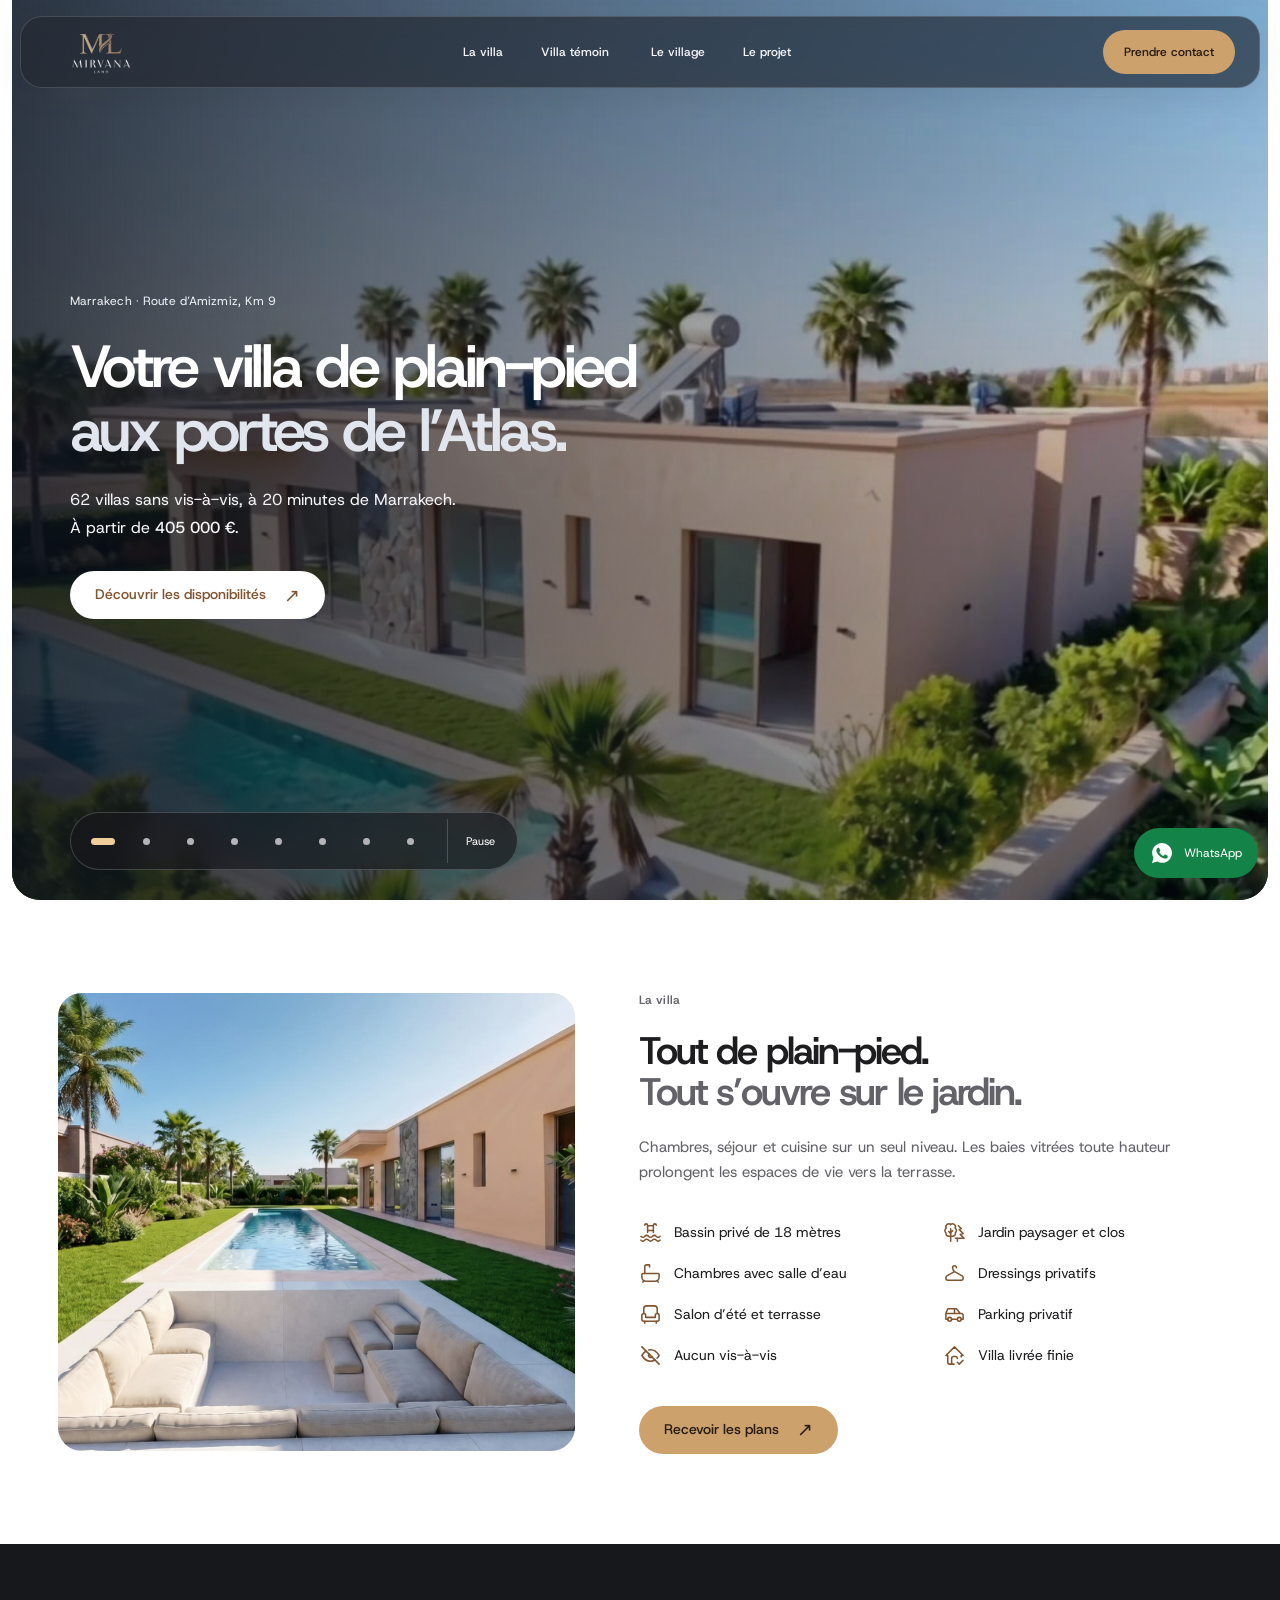
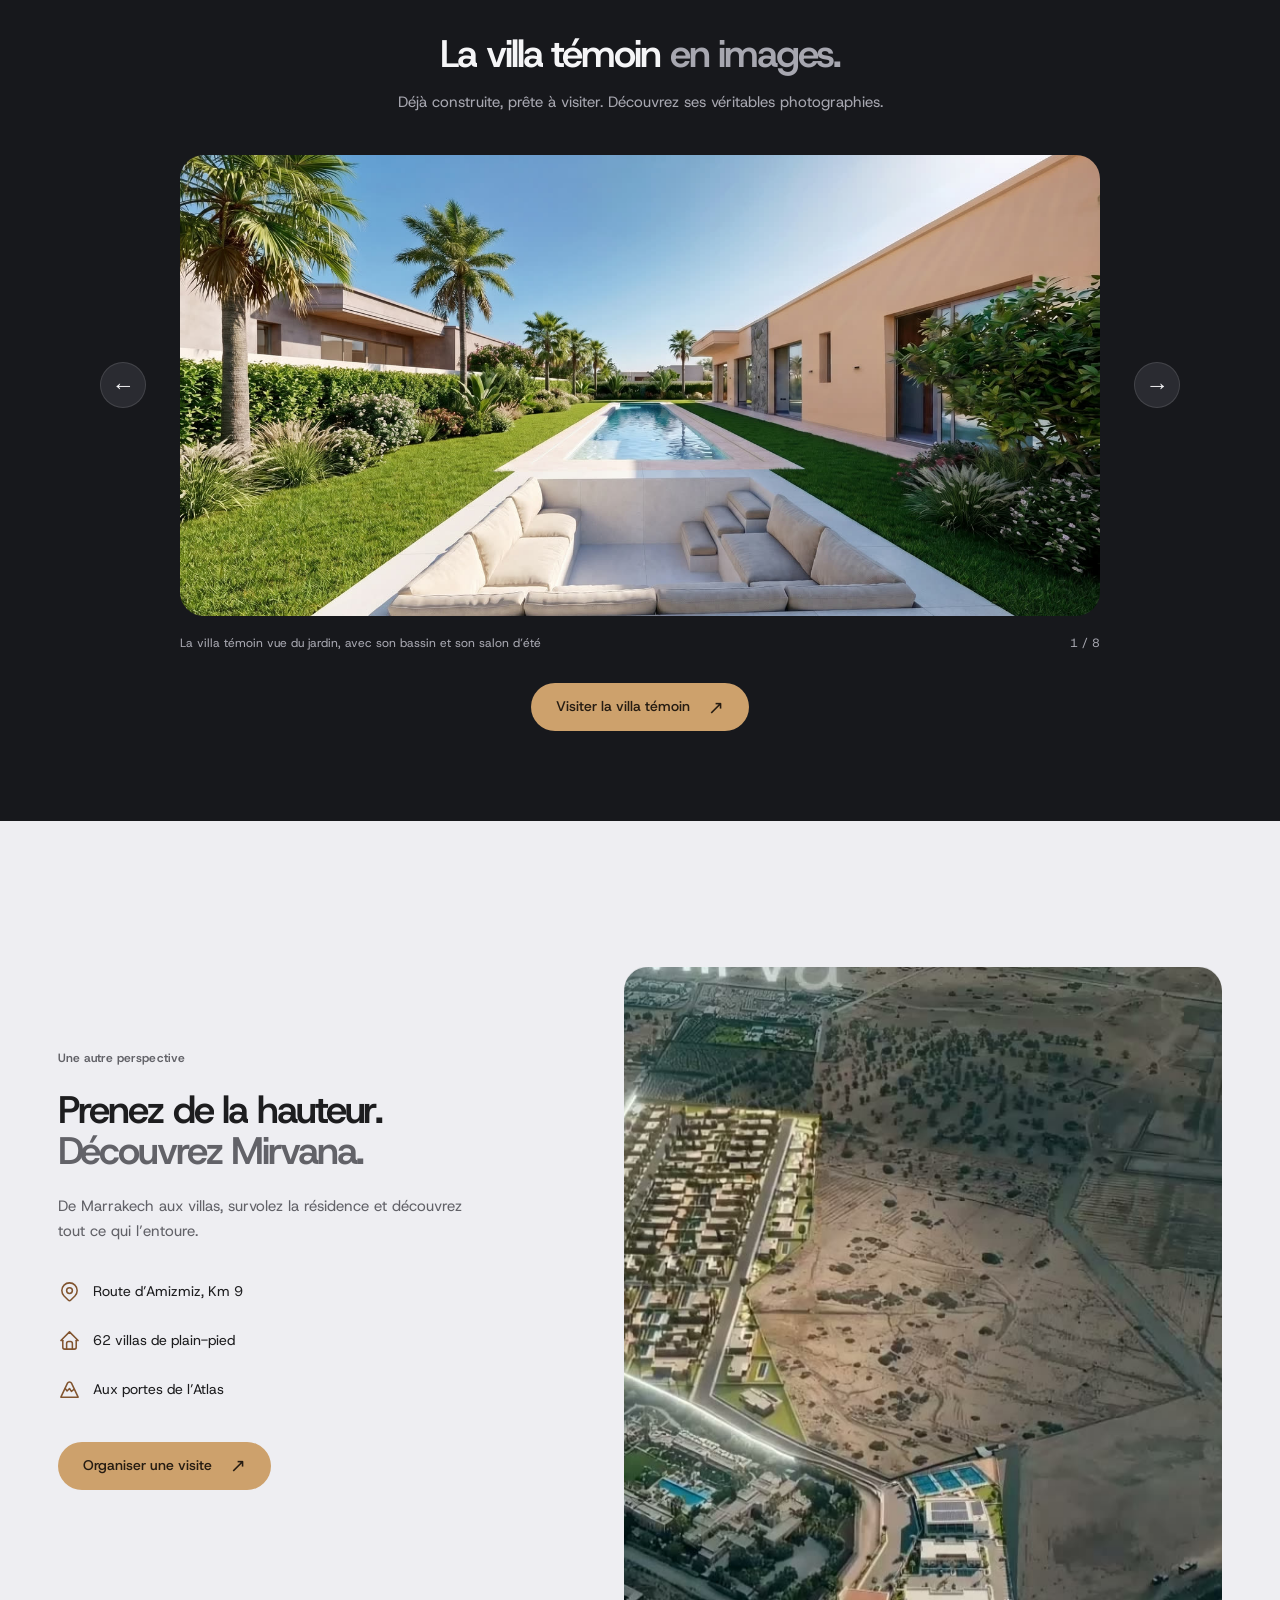
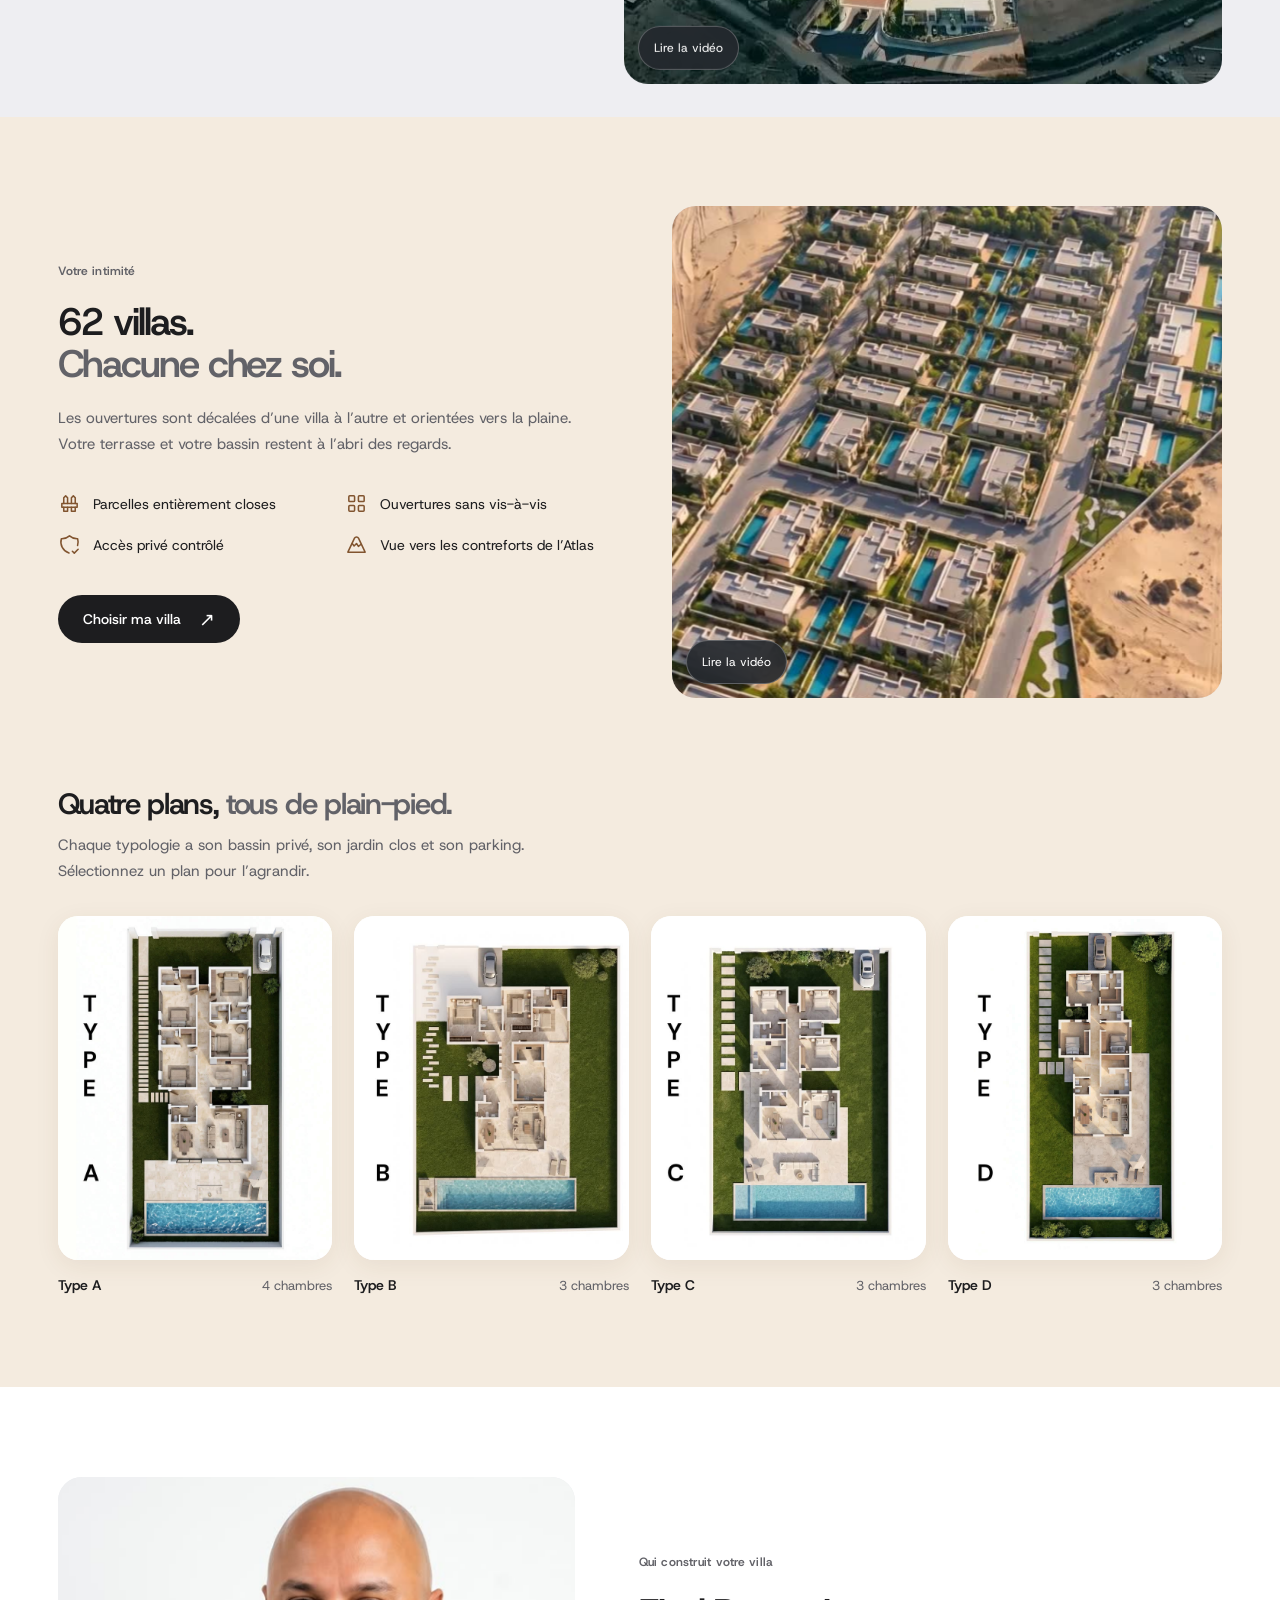
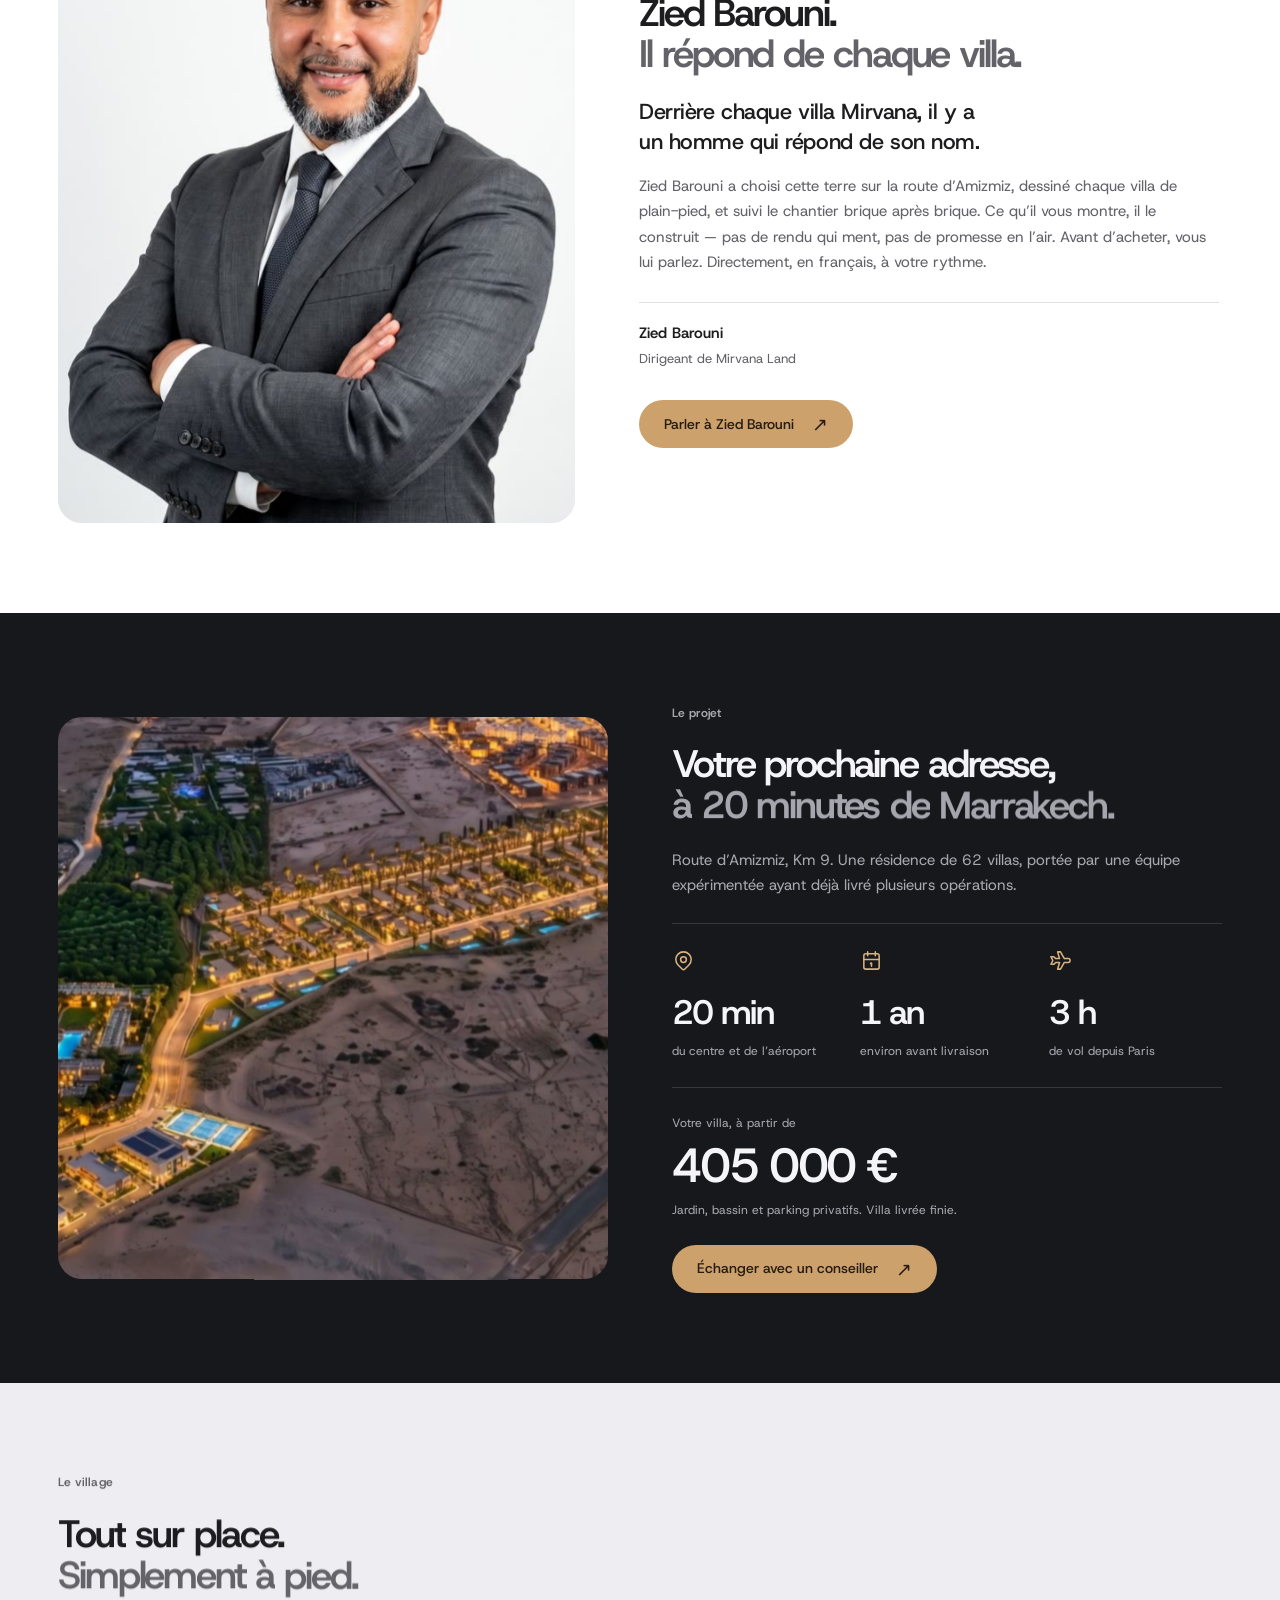
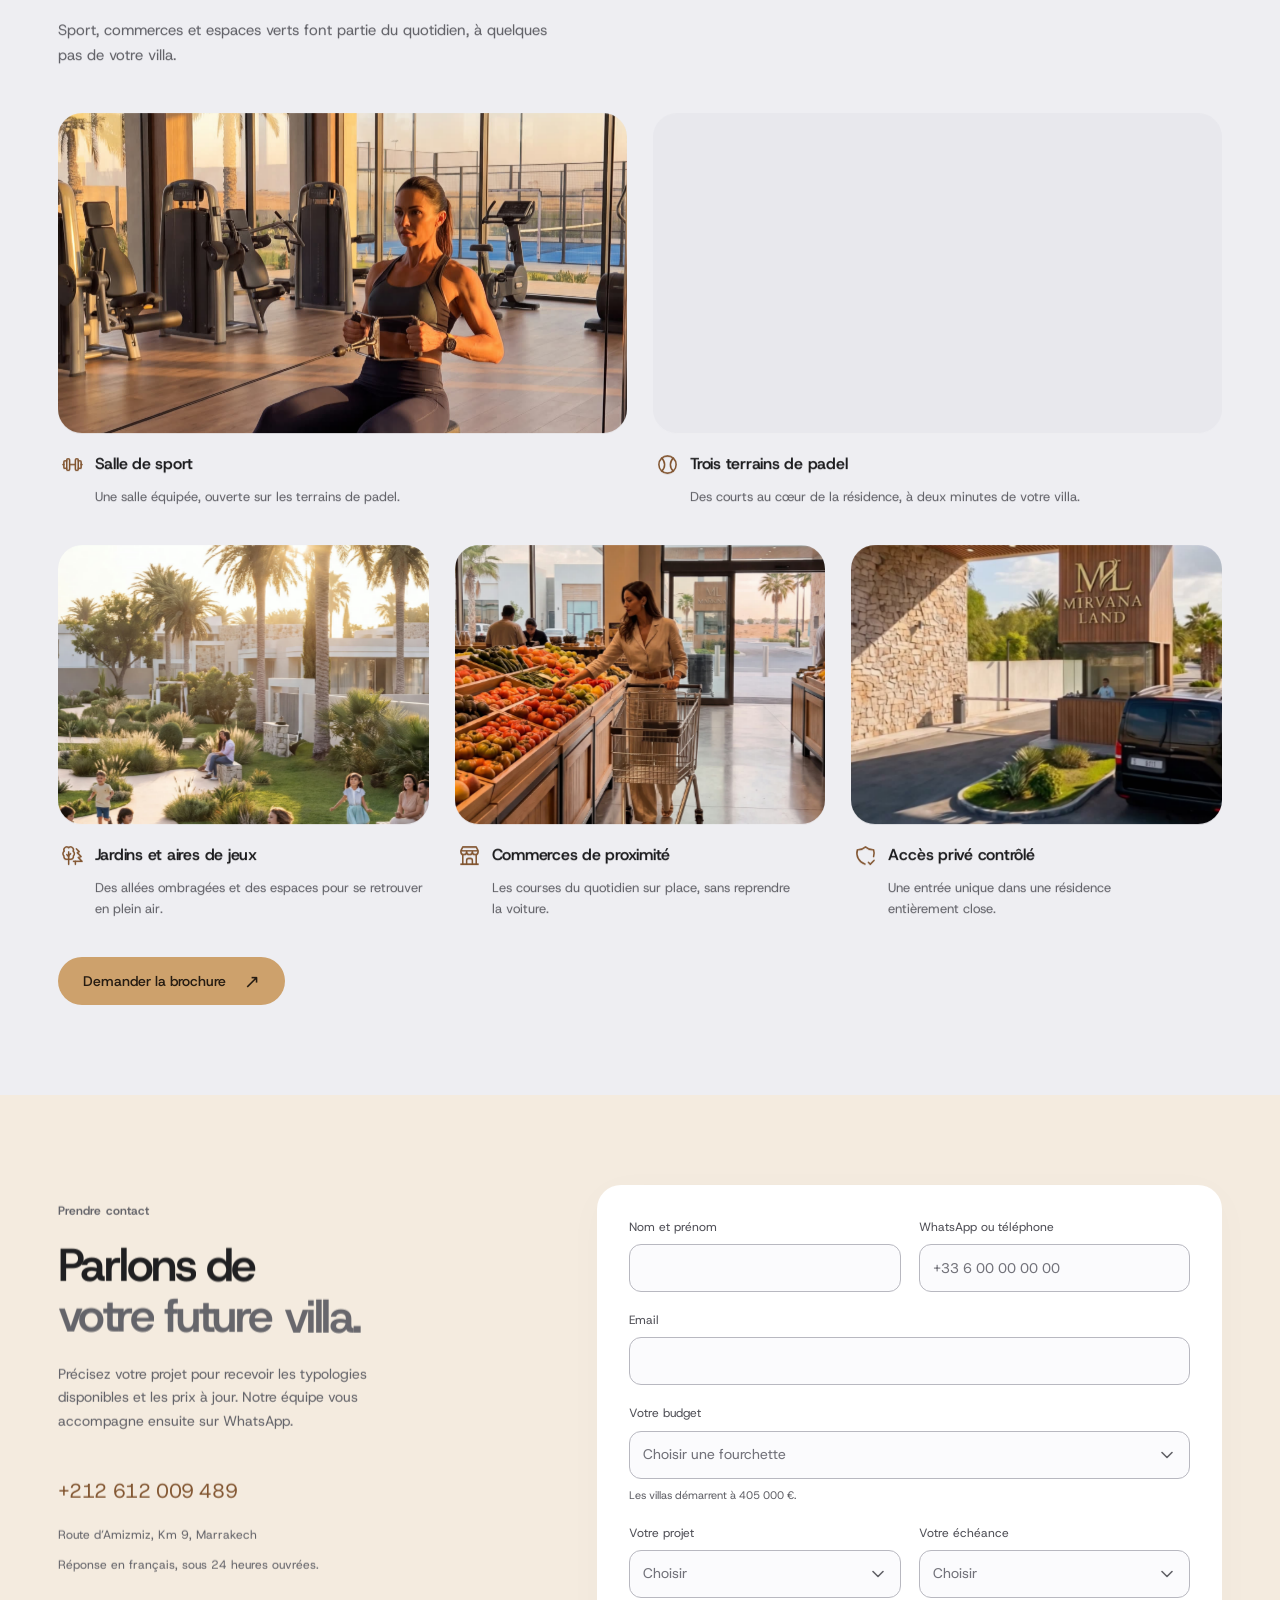
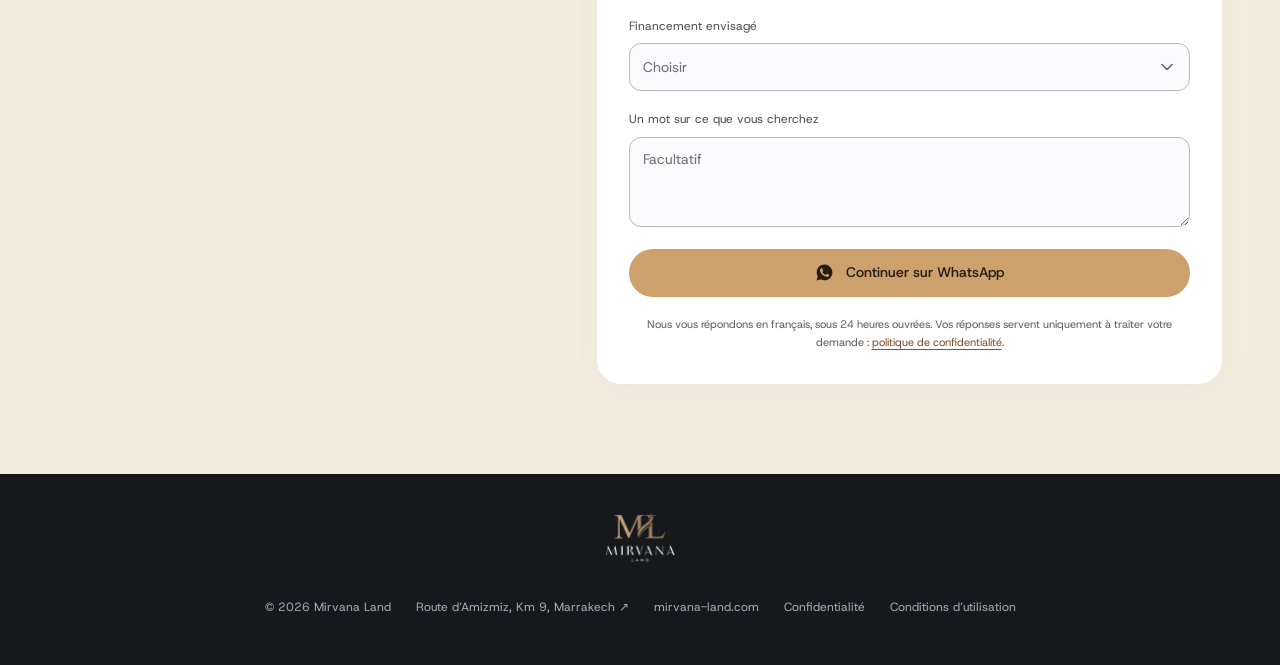
<file: site/index.html>
<!DOCTYPE html>
<html lang="fr">
<head>
<meta charset="utf-8">
<meta name="viewport" content="width=device-width, initial-scale=1">
<title>Mirvana Land · 62 villas de plain-pied aux portes de l'Atlas</title>
<meta name="description" content="62 villas de plain-pied sans vis-à-vis à 20 minutes de Marrakech. Bassin privé de 18 m, jardin clos, padel, salle de sport et commerces. Livraison dans un an, à partir de 405 000 €.">
<link rel="canonical" href="https://mirvana-land.com/">
<meta name="robots" content="index, follow, max-image-preview:large, max-snippet:-1">
<meta name="theme-color" content="#17181c">

<meta property="og:site_name" content="Mirvana Land">
<meta property="og:title" content="Mirvana Land · 62 villas de plain-pied aux portes de l'Atlas">
<meta property="og:description" content="62 villas de plain-pied sans vis-à-vis, bassin privé de 18 m, à 20 minutes de Marrakech. À partir de 405 000 €.">
<meta property="og:image" content="https://mirvana-land.com/assets/img/og-image.jpg">
<meta property="og:image:width" content="1200">
<meta property="og:image:height" content="630">
<meta property="og:image:alt" content="Le bassin privé et le salon de feu d'une villa Mirvana Land à la tombée du jour">
<meta property="og:url" content="https://mirvana-land.com/">
<meta property="og:type" content="website">
<meta property="og:locale" content="fr_FR">
<meta name="twitter:card" content="summary_large_image">
<meta name="twitter:title" content="Mirvana Land · 62 villas de plain-pied aux portes de l'Atlas">
<meta name="twitter:description" content="62 villas de plain-pied sans vis-à-vis, bassin privé de 18 m, à 20 minutes de Marrakech. À partir de 405 000 €.">
<meta name="twitter:image" content="https://mirvana-land.com/assets/img/og-image.jpg">

<link rel="stylesheet" href="css/fonts.css">
<link rel="stylesheet" href="css/mirvana.css">
<link rel="icon" type="image/png" sizes="32x32" href="assets/img/favicon-32.png">
<link rel="icon" type="image/png" sizes="192x192" href="assets/img/icon-192.png">
<link rel="apple-touch-icon" href="assets/img/apple-touch-icon.png">
<link rel="manifest" href="site.webmanifest">
<link rel="preload" as="image" href="assets/img/hero/slide-3.jpg">
<noscript><style>#leadForm, .menu-toggle { display: none !important; }</style></noscript>

<!-- Only facts the page itself states. No rating, no availability count and no
     geo coordinates, because none of those are known here. -->
<script type="application/ld+json">
{
  "@context": "https://schema.org",
  "@graph": [
    {
      "@type": "Organization",
      "@id": "https://mirvana-land.com/#organization",
      "name": "Mirvana Land",
      "url": "https://mirvana-land.com/",
      "logo": "https://mirvana-land.com/assets/img/icon-512.png",
      "image": "https://mirvana-land.com/assets/img/og-image.jpg",
      "telephone": "+212612009489",
      "address": {
        "@type": "PostalAddress",
        "streetAddress": "Route d'Amizmiz, Km 9",
        "addressLocality": "Marrakech",
        "addressCountry": "MA"
      },
      "contactPoint": {
        "@type": "ContactPoint",
        "telephone": "+212612009489",
        "contactType": "sales",
        "availableLanguage": ["fr"]
      }
    },
    {
      "@type": "WebSite",
      "@id": "https://mirvana-land.com/#website",
      "url": "https://mirvana-land.com/",
      "name": "Mirvana Land",
      "inLanguage": "fr-FR",
      "publisher": { "@id": "https://mirvana-land.com/#organization" }
    },
    {
      "@type": "Product",
      "name": "Villa de plain-pied — Mirvana Land",
      "description": "Villa de plain-pied sans vis-à-vis dans une résidence close de 62 villas, à 20 minutes de Marrakech. Bassin privé de 18 m, jardin clos et parking privatifs, villa livrée finie.",
      "image": "https://mirvana-land.com/assets/img/og-image.jpg",
      "brand": { "@id": "https://mirvana-land.com/#organization" },
      "offers": {
        "@type": "AggregateOffer",
        "lowPrice": "405000",
        "priceCurrency": "EUR",
        "url": "https://mirvana-land.com/#contact",
        "seller": { "@id": "https://mirvana-land.com/#organization" }
      }
    }
  ]
}
</script>
</head>
<body>
<a class="skip-link" href="#plainpied">Aller au contenu</a>
<header class="nav" id="nav">
  <div class="nav__in">
    <a class="nav__logo" href="#top" aria-label="Mirvana Land, retour en haut"><img src="assets/img/logo-lock.png" alt="Mirvana Land" width="178" height="62"></a>
    <nav class="nav__links nav__links--left" aria-label="Les villas">
      <a href="#plainpied">La villa</a><a href="#temoin">Villa témoin</a>
    </nav>
    <nav class="nav__links nav__links--right" aria-label="La résidence">
      <a href="#village">Le village</a><a href="#preuve">Le projet</a>
    </nav>
    <a href="#contact" class="button nav__cta">Prendre contact</a>
    <button class="menu-toggle" id="menuToggle" aria-expanded="false" aria-controls="mobileMenu" type="button"><span></span><span></span><span class="sr-only">Ouvrir le menu</span></button>
  </div>
  <nav class="mobile-menu" id="mobileMenu" aria-label="Navigation mobile" hidden>
    <a href="#plainpied">La villa</a><a href="#temoin">Villa témoin</a><a href="#village">Le village</a><a href="#preuve">Le projet</a><a href="#contact">Prendre contact</a>
  </nav>
</header>
<main id="top">
  <section class="hero" id="hero" aria-labelledby="heroTitle">
    <div class="hero__slideshow" aria-hidden="true">
      <img class="hero__image hero__slide hero__slide--s3 is-active" src="assets/img/hero/slide-3.jpg" fetchpriority="high" alt="" width="1080" height="1920" decoding="async">
      <img class="hero__image hero__slide hero__slide--s1" data-src="assets/img/hero/slide-1.jpg" alt="" width="1080" height="1920" decoding="async">
      <img class="hero__image hero__slide hero__slide--s2" data-src="assets/img/hero/slide-2.jpg" alt="" width="1080" height="1920" decoding="async">
      <img class="hero__image hero__slide hero__slide--s4" data-src="assets/img/hero/slide-4.jpg" alt="" width="1080" height="1920" decoding="async">
      <img class="hero__image hero__slide hero__slide--s5" data-src="assets/img/hero/slide-5.jpg" alt="" width="1080" height="1920" decoding="async">
      <img class="hero__image hero__slide hero__slide--s6" data-src="assets/img/hero/slide-6.jpg" alt="" width="1080" height="1920" decoding="async">
      <img class="hero__image hero__slide hero__slide--s7" data-src="assets/img/hero/slide-7.jpg" alt="" width="1080" height="1920" decoding="async">
      <img class="hero__image hero__slide hero__slide--s8" data-src="assets/img/hero/slide-8.jpg" alt="" width="1080" height="1920" decoding="async">
    </div>
    <div class="hero__shade"></div>
    <div class="hero__controls" aria-label="Diaporama de la résidence" hidden>
      <div class="hero__selectors" role="group" aria-label="Choisir une vue">
        <button class="hero__dot is-active" type="button" aria-label="Une villa, son bassin et son jardin" aria-pressed="true" data-slide="0"></button>
        <button class="hero__dot" type="button" aria-label="Mirvana Land vue du ciel au crépuscule" aria-pressed="false" data-slide="1"></button>
        <button class="hero__dot" type="button" aria-label="L’entrée privée de Mirvana Land" aria-pressed="false" data-slide="2"></button>
        <button class="hero__dot" type="button" aria-label="Le séjour et la cuisine ouverts sur le bassin" aria-pressed="false" data-slide="3"></button>
        <button class="hero__dot" type="button" aria-label="Une chambre de la villa" aria-pressed="false" data-slide="4"></button>
        <button class="hero__dot" type="button" aria-label="Le bassin et le salon d’été" aria-pressed="false" data-slide="5"></button>
        <button class="hero__dot" type="button" aria-label="L’eau du bassin privé" aria-pressed="false" data-slide="6"></button>
        <button class="hero__dot" type="button" aria-label="La résidence éclairée à la tombée du jour" aria-pressed="false" data-slide="7"></button>
      </div>
      <button id="heroPause" class="hero__pause" type="button" aria-label="Mettre le diaporama en pause">Pause</button>
    </div>
    <div class="shell hero__content">
      <p class="hero__eyebrow">Marrakech · Route d’Amizmiz, Km 9</p>
      <h1 id="heroTitle">Votre villa de plain-pied<br><span class="heading-secondary">aux portes de l’Atlas.</span></h1>
      <p class="hero__description">62 villas sans vis-à-vis, à 20 minutes de Marrakech.<br>À partir de <strong>405 000 €</strong>.</p>
      <a class="button" href="#contact">Découvrir les disponibilités <span aria-hidden="true">↗</span></a>
    </div>
  </section>

  <section class="section intro tone-white" id="plainpied" aria-labelledby="villaTitle">
    <div class="shell split">
      <figure class="media reveal"><img src="assets/img/plainpied.jpg" alt="Villa de plain-pied, jardin paysager et bassin privé" width="1200" height="960" loading="lazy"></figure>
      <div class="split__copy reveal">
        <p class="eyebrow">La villa</p>
        <h2 id="villaTitle">Tout de plain-pied.<br><span class="heading-secondary">Tout s’ouvre sur le jardin.</span></h2>
        <p>Chambres, séjour et cuisine sur un seul niveau. Les baies vitrées toute hauteur prolongent les espaces de vie vers la terrasse.</p>
        <ul class="feature-list">
          <li><svg class="feature-icon" aria-hidden="true" focusable="false"><use href="assets/icons/features.svg#pool"></use></svg><span>Bassin privé de 18 mètres</span></li><li><svg class="feature-icon" aria-hidden="true" focusable="false"><use href="assets/icons/features.svg#trees"></use></svg><span>Jardin paysager et clos</span></li>
          <li><svg class="feature-icon" aria-hidden="true" focusable="false"><use href="assets/icons/features.svg#bath"></use></svg><span>Chambres avec salle d’eau</span></li><li><svg class="feature-icon" aria-hidden="true" focusable="false"><use href="assets/icons/features.svg#hanger"></use></svg><span>Dressings privatifs</span></li>
          <li><svg class="feature-icon" aria-hidden="true" focusable="false"><use href="assets/icons/features.svg#armchair"></use></svg><span>Salon d’été et terrasse</span></li><li><svg class="feature-icon" aria-hidden="true" focusable="false"><use href="assets/icons/features.svg#car"></use></svg><span>Parking privatif</span></li>
          <li><svg class="feature-icon" aria-hidden="true" focusable="false"><use href="assets/icons/features.svg#eye-off"></use></svg><span>Aucun vis-à-vis</span></li><li><svg class="feature-icon" aria-hidden="true" focusable="false"><use href="assets/icons/features.svg#home-check"></use></svg><span>Villa livrée finie</span></li>
        </ul>
        <a class="button button--dark" href="https://wa.me/212612009489?text=Bonjour%2C%20je%20souhaite%20recevoir%20les%20plans%20des%20villas%20Mirvana%20Land." target="_blank" rel="noopener">Recevoir les plans <span aria-hidden="true">↗</span></a>
      </div>
    </div>
  </section>

  <section class="section section--dark showcase tone-night" id="temoin" aria-labelledby="galleryTitle">
    <div class="shell">
      <div class="section-heading reveal"><h2 id="galleryTitle">La villa témoin <span class="heading-secondary">en images.</span></h2><p>Déjà construite, prête à visiter. Découvrez ses véritables photographies.</p></div>
      <div class="gallery reveal" role="region" aria-roledescription="carrousel" aria-label="Photographies de la villa témoin">
        <button class="gallery__arrow gallery__arrow--prev" type="button" data-gallery-step="-1" aria-label="Photographie précédente" hidden>←</button>
        <div class="gallery__track" id="galleryTrack" tabindex="0"><figure class="gallery__slide"><button class="gallery__zoom" type="button" aria-label="Agrandir la photographie 1"><img src="assets/img/temoin/t1.jpg" alt="La villa témoin vue du jardin, avec son bassin et son salon d’été" loading="lazy" width="1200" height="900"></button></figure>
<figure class="gallery__slide"><button class="gallery__zoom" type="button" aria-label="Agrandir la photographie 2"><img src="assets/img/temoin/t2.jpg" alt="Le séjour de la villa témoin, baies vitrées toute hauteur" loading="lazy" width="1200" height="900"></button></figure>
<figure class="gallery__slide"><button class="gallery__zoom" type="button" aria-label="Agrandir la photographie 3"><img src="assets/img/temoin/t3.jpg" alt="Séjour et cuisine ouverts sur le jardin" loading="lazy" width="1200" height="900"></button></figure>
<figure class="gallery__slide"><button class="gallery__zoom" type="button" aria-label="Agrandir la photographie 4"><img src="assets/img/temoin/t4.jpg" alt="Baies vitrées donnant sur le jardin planté" loading="lazy" width="1200" height="900"></button></figure>
<figure class="gallery__slide"><button class="gallery__zoom" type="button" aria-label="Agrandir la photographie 5"><img src="assets/img/temoin/t5.jpg" alt="L’entrée de la villa témoin" loading="lazy" width="1200" height="900"></button></figure>
<figure class="gallery__slide"><button class="gallery__zoom" type="button" aria-label="Agrandir la photographie 6"><img src="assets/img/temoin/t6.jpg" alt="Menuiseries et rangements intégrés" loading="lazy" width="1200" height="900"></button></figure>
<figure class="gallery__slide"><button class="gallery__zoom" type="button" aria-label="Agrandir la photographie 7"><img src="assets/img/temoin/t7.jpg" alt="Le couloir de nuit desservant les chambres" loading="lazy" width="1200" height="900"></button></figure>
<figure class="gallery__slide"><button class="gallery__zoom" type="button" aria-label="Agrandir la photographie 8"><img src="assets/img/temoin/t8.jpg" alt="La villa témoin et son bassin de 18 mètres" loading="lazy" width="1200" height="900"></button></figure></div>
        <button class="gallery__arrow gallery__arrow--next" type="button" data-gallery-step="1" aria-label="Photographie suivante" hidden>→</button>
      </div>
      <div class="gallery__meta"><p id="galleryCaption">La villa témoin vue du jardin, avec son bassin et son salon d’été</p><span id="galleryCount" aria-live="polite">1 / 8</span></div>
      <div class="section-action"><a class="button" href="#contact">Visiter la villa témoin <span aria-hidden="true">↗</span></a></div>
    </div>
  </section>

  <section class="section film tone-mist" id="film" aria-labelledby="filmTitle">
    <div class="shell film__layout">
      <div class="film__copy reveal">
        <p class="eyebrow">Une autre perspective</p>
        <h2 id="filmTitle">Prenez de la hauteur.<br><span class="heading-secondary">Découvrez Mirvana.</span></h2>
        <p>De Marrakech aux villas, survolez la résidence et découvrez tout ce qui l’entoure.</p>
        <ul class="feature-list film__facts"><li data-icon="map-pin"><svg class="feature-icon" aria-hidden="true" focusable="false"><use href="assets/icons/features.svg#map-pin"></use></svg><span>Route d’Amizmiz, Km 9</span></li><li data-icon="home"><svg class="feature-icon" aria-hidden="true" focusable="false"><use href="assets/icons/features.svg#home"></use></svg><span>62 villas de plain-pied</span></li><li data-icon="mountain"><svg class="feature-icon" aria-hidden="true" focusable="false"><use href="assets/icons/features.svg#mountain"></use></svg><span>Aux portes de l’Atlas</span></li></ul>
        <a class="button" href="#contact">Organiser une visite <span aria-hidden="true">↗</span></a>
      </div>
      <div class="film__frame">
        <video id="projectVideo" autoplay muted loop playsinline preload="none" poster="assets/img/site-wide.jpg" data-src-desktop="assets/hero/hero-scroll.mp4" data-src-mobile="assets/hero/hero-scroll-m.mp4" aria-label="Survol de Mirvana Land, de Marrakech à la résidence"></video>
        <button class="video-toggle" id="projectToggle" type="button" aria-label="Mettre le survol en pause" hidden>Pause</button>
        <noscript><a class="button" href="assets/hero/hero-scroll-m.mp4">Voir la présentation vidéo</a></noscript>
      </div>
    </div>
  </section>

  <section class="section section--dark privacy tone-sand" id="visavis" aria-labelledby="privacyTitle">
    <div class="shell split split--balanced">
      <div class="split__copy reveal">
        <p class="eyebrow">Votre intimité</p>
        <h2 id="privacyTitle">62 villas.<br><span class="heading-secondary">Chacune chez soi.</span></h2>
        <p>Les ouvertures sont décalées d’une villa à l’autre et orientées vers la plaine. Votre terrasse et votre bassin restent à l’abri des regards.</p>
        <ul class="feature-list"><li><svg class="feature-icon" aria-hidden="true" focusable="false"><use href="assets/icons/features.svg#fence"></use></svg><span>Parcelles entièrement closes</span></li><li><svg class="feature-icon" aria-hidden="true" focusable="false"><use href="assets/icons/features.svg#layout-grid"></use></svg><span>Ouvertures sans vis-à-vis</span></li><li><svg class="feature-icon" aria-hidden="true" focusable="false"><use href="assets/icons/features.svg#shield-check"></use></svg><span>Accès privé contrôlé</span></li><li><svg class="feature-icon" aria-hidden="true" focusable="false"><use href="assets/icons/features.svg#mountain"></use></svg><span>Vue vers les contreforts de l’Atlas</span></li></ul>
        <a class="button" href="https://wa.me/212612009489?text=Bonjour%2C%20je%20souhaite%20conna%C3%AEtre%20les%20villas%20disponibles%20%C3%A0%20Mirvana%20Land." target="_blank" rel="noopener">Choisir ma villa <span aria-hidden="true">↗</span></a>
      </div>
      <figure class="media privacy__media reveal"><video src="assets/video/rows-loop.mp4" poster="assets/img/rows-poster.jpg" muted playsinline loop preload="none" aria-label="Implantation des villas et de leurs bassins privés"></video><button class="video-toggle" type="button" aria-label="Mettre la vidéo en pause" hidden>Pause</button></figure>
    </div>
    <div class="shell plans">
      <div class="plans__head reveal">
        <h3 class="plans__title">Quatre plans, <span class="heading-secondary">tous de plain-pied.</span></h3>
        <p>Chaque typologie a son bassin privé, son jardin clos et son parking. Sélectionnez un plan pour l’agrandir.</p>
      </div>
      <ul class="plans__grid">
        <li class="plans__item reveal">
          <button class="plans__open" type="button" data-plan aria-label="Agrandir le plan de la villa Type A">
            <img src="assets/img/plans/type-a-thumb.jpg" data-full="assets/img/plans/type-a.jpg" data-caption="Villa Type A, 4 chambres" alt="Plan de la villa Type A : quatre chambres, séjour, cuisine, bassin privé, jardin clos et parking" width="720" height="900" loading="lazy" decoding="async">
          </button>
          <p class="plans__label"><strong>Type A</strong><span>4 chambres</span></p>
        </li>
        <li class="plans__item reveal">
          <button class="plans__open" type="button" data-plan aria-label="Agrandir le plan de la villa Type B">
            <img src="assets/img/plans/type-b-thumb.jpg" data-full="assets/img/plans/type-b.jpg" data-caption="Villa Type B, 3 chambres" alt="Plan de la villa Type B : trois chambres, séjour, cuisine, bassin privé, jardin clos et parking" width="720" height="900" loading="lazy" decoding="async">
          </button>
          <p class="plans__label"><strong>Type B</strong><span>3 chambres</span></p>
        </li>
        <li class="plans__item reveal">
          <button class="plans__open" type="button" data-plan aria-label="Agrandir le plan de la villa Type C">
            <img src="assets/img/plans/type-c-thumb.jpg" data-full="assets/img/plans/type-c.jpg" data-caption="Villa Type C, 3 chambres" alt="Plan de la villa Type C : trois chambres, séjour, cuisine, bassin privé, jardin clos et parking" width="720" height="900" loading="lazy" decoding="async">
          </button>
          <p class="plans__label"><strong>Type C</strong><span>3 chambres</span></p>
        </li>
        <li class="plans__item reveal">
          <button class="plans__open" type="button" data-plan aria-label="Agrandir le plan de la villa Type D">
            <img src="assets/img/plans/type-d-thumb.jpg" data-full="assets/img/plans/type-d.jpg" data-caption="Villa Type D, 3 chambres" alt="Plan de la villa Type D : trois chambres, séjour, cuisine, bassin privé, jardin clos et parking" width="720" height="900" loading="lazy" decoding="async">
          </button>
          <p class="plans__label"><strong>Type D</strong><span>3 chambres</span></p>
        </li>
      </ul>
    </div>
  </section>

  <section class="section founder tone-white" id="fondateur" aria-labelledby="founderTitle">
    <div class="shell split">
      <figure class="media founder__media reveal" data-parallax="gentle"><img src="assets/img/zied-barouni.jpg" srcset="assets/img/zied-barouni-640.jpg 640w, assets/img/zied-barouni.jpg 1080w" sizes="(max-width: 760px) 100vw, 46vw" alt="Portrait de Zied Barouni, dirigeant de Mirvana Land" width="1080" height="1446" loading="lazy" decoding="async"></figure>
      <div class="split__copy reveal">
        <p class="eyebrow">Qui construit votre villa</p>
        <h2 id="founderTitle">Zied Barouni.<br><span class="heading-secondary">Il répond de chaque villa.</span></h2>
        <p class="founder__lead">Derrière chaque villa Mirvana, il y a un homme qui répond de son nom.</p>
        <p>Zied Barouni a choisi cette terre sur la route d’Amizmiz, dessiné chaque villa de plain-pied, et suivi le chantier brique après brique. Ce qu’il vous montre, il le construit — pas de rendu qui ment, pas de promesse en l’air. Avant d’acheter, vous lui parlez. Directement, en français, à votre rythme.</p>
        <p class="founder__sign"><strong>Zied Barouni</strong><span>Dirigeant de Mirvana Land</span></p>
        <a class="button" href="https://wa.me/212612009489?text=Bonjour%2C%20je%20souhaite%20%C3%A9changer%20avec%20Zied%20Barouni%20au%20sujet%20des%20villas%20Mirvana%20Land." target="_blank" rel="noopener">Parler à Zied Barouni <span aria-hidden="true">↗</span></a>
      </div>
    </div>
  </section>

  <section class="section section--dark project tone-night" id="preuve" aria-labelledby="projectTitle">
    <div class="shell split split--balanced">
      <figure class="media project__media reveal"><img src="assets/img/dusk-complex.jpg" alt="Vue aérienne de la résidence Mirvana Land à la tombée du jour" loading="lazy" width="1200" height="900"></figure>
      <div class="split__copy reveal">
        <p class="eyebrow">Le projet</p>
        <h2 id="projectTitle">Votre prochaine adresse,<br><span class="heading-secondary">à 20 minutes de Marrakech.</span></h2>
        <p>Route d’Amizmiz, Km 9. Une résidence de 62 villas, portée par une équipe expérimentée ayant déjà livré plusieurs opérations.</p>
        <div class="project__facts"><div><svg class="feature-icon" aria-hidden="true" focusable="false"><use href="assets/icons/features.svg#map-pin"></use></svg><strong>20 min</strong><span>du centre et de l’aéroport</span></div><div><svg class="feature-icon" aria-hidden="true" focusable="false"><use href="assets/icons/features.svg#calendar"></use></svg><strong>1 an</strong><span>environ avant livraison</span></div><div><svg class="feature-icon" aria-hidden="true" focusable="false"><use href="assets/icons/features.svg#plane"></use></svg><strong>3 h</strong><span>de vol depuis Paris</span></div></div>
        <div class="project__price"><span>Votre villa, à partir de</span><strong>405 000 €</strong><p>Jardin, bassin et parking privatifs. Villa livrée finie.</p></div>
        <a class="button" href="#contact">Échanger avec un conseiller <span aria-hidden="true">↗</span></a>
      </div>
    </div>
  </section>

  <section class="section services tone-mist" id="village" aria-labelledby="servicesTitle">
    <div class="shell">
      <div class="services__head reveal">
        <p class="eyebrow">Le village</p>
        <h2 id="servicesTitle">Tout sur place.<br><span class="heading-secondary">Simplement à pied.</span></h2>
        <p>Sport, commerces et espaces verts font partie du quotidien, à quelques pas de votre villa.</p>
      </div>
      <div class="amenities">
        <figure class="amenity amenity--gym reveal">
          <div class="media" data-parallax="gentle"><img src="assets/img/gym.jpg" alt="Salle de sport avec vue sur les terrains de padel" width="1200" height="1500" loading="lazy" decoding="async"></div>
          <figcaption><h3><svg class="feature-icon" aria-hidden="true" focusable="false"><use href="assets/icons/features.svg#barbell"></use></svg><span>Salle de sport</span></h3><p>Une salle équipée, ouverte sur les terrains de padel.</p></figcaption>
        </figure>
        <figure class="amenity amenity--padel reveal">
          <div class="media" data-parallax="gentle"><img src="assets/img/padel.jpg" alt="Vue aérienne des trois terrains de padel" width="1100" height="886" loading="lazy" decoding="async"></div>
          <figcaption><h3><svg class="feature-icon" aria-hidden="true" focusable="false"><use href="assets/icons/features.svg#ball-tennis"></use></svg><span>Trois terrains de padel</span></h3><p>Des courts au cœur de la résidence, à deux minutes de votre villa.</p></figcaption>
        </figure>
        <figure class="amenity amenity--garden reveal">
          <div class="media" data-parallax="gentle"><img src="assets/img/garden.jpg" alt="Jardins de la résidence, palmiers et espaces de promenade" width="1600" height="1000" loading="lazy" decoding="async"></div>
          <figcaption><h3><svg class="feature-icon" aria-hidden="true" focusable="false"><use href="assets/icons/features.svg#trees"></use></svg><span>Jardins et aires de jeux</span></h3><p>Des allées ombragées et des espaces pour se retrouver en plein air.</p></figcaption>
        </figure>
        <figure class="amenity amenity--retail reveal">
          <div class="media" data-parallax="gentle"><img src="assets/img/retail.jpg" alt="Commerce de proximité et étal de fruits et légumes" width="1200" height="1500" loading="lazy" decoding="async"></div>
          <figcaption><h3><svg class="feature-icon" aria-hidden="true" focusable="false"><use href="assets/icons/features.svg#building-store"></use></svg><span>Commerces de proximité</span></h3><p>Les courses du quotidien sur place, sans reprendre la voiture.</p></figcaption>
        </figure>
        <figure class="amenity amenity--gate reveal">
          <div class="media" data-parallax="gentle"><img src="assets/img/gate.jpg" alt="Entrée privée Mirvana Land et poste de contrôle" width="1200" height="900" loading="lazy" decoding="async"></div>
          <figcaption><h3><svg class="feature-icon" aria-hidden="true" focusable="false"><use href="assets/icons/features.svg#shield-check"></use></svg><span>Accès privé contrôlé</span></h3><p>Une entrée unique dans une résidence entièrement close.</p></figcaption>
        </figure>
      </div>
      <div class="services__action"><a class="button" href="https://wa.me/212612009489?text=Bonjour%2C%20je%20souhaite%20recevoir%20la%20brochure%20de%20Mirvana%20Land." target="_blank" rel="noopener">Demander la brochure <span aria-hidden="true">↗</span></a></div>
    </div>
  </section>

  <section class="section section--dark contact tone-sand" id="contact" aria-labelledby="contactTitle">
    <div class="shell contact__grid">
      <div class="contact__side reveal">
        <p class="eyebrow">Prendre contact</p>
        <h2 id="contactTitle">Parlons de<br><span class="heading-secondary">votre future villa.</span></h2>
        <p>Précisez votre projet pour recevoir les typologies disponibles et les prix à jour. Notre équipe vous accompagne ensuite sur WhatsApp.</p>
        <div class="contact__details"><a href="tel:+212612009489">+212 612 009 489</a><span>Route d’Amizmiz, Km 9, Marrakech</span><span>Réponse en français, sous 24 heures ouvrées.</span></div>
      </div>
      <div class="contact__form">
        <noscript><p>Échangez directement avec notre équipe pour préciser votre projet.</p><a class="button" href="https://wa.me/212612009489" target="_blank" rel="noopener">Contacter Mirvana sur WhatsApp</a></noscript>
        <form class="form" id="leadForm" novalidate>
            <div class="row row--2">
              <div class="field">
                <label for="f-nom">Nom et prénom</label>
                <input id="f-nom" name="nom" type="text" autocomplete="name" autocapitalize="words" enterkeyhint="next" required>
                <span class="err">Merci d'indiquer votre nom.</span>
              </div>
              <div class="field">
                <label for="f-tel">WhatsApp ou téléphone</label>
                <input id="f-tel" name="tel" type="tel" inputmode="tel" autocomplete="tel" placeholder="+33 6 00 00 00 00" enterkeyhint="next" required>
                <span class="err">Un numéro joignable, pour poursuivre sur WhatsApp.</span>
              </div>
            </div>

            <div class="field">
              <label for="f-email">Email</label>
              <input id="f-email" name="email" type="email" inputmode="email" autocomplete="email" autocapitalize="off" autocorrect="off" spellcheck="false" enterkeyhint="next" required>
              <span class="err">Merci d'indiquer un email valide.</span>
            </div>

            <div class="field">
              <label for="f-budget">Votre budget</label>
              <select id="f-budget" name="budget" required>
                <option value="" selected disabled>Choisir une fourchette</option>
                <option>405 000 € à 500 000 €</option>
                <option>500 000 € à 650 000 €</option>
                <option>650 000 € à 800 000 €</option>
                <option>Plus de 800 000 €</option>
              </select>
              <span class="hint">Les villas démarrent à 405 000 €.</span>
              <span class="err">Merci de choisir une fourchette.</span>
            </div>

            <div class="row row--2">
              <div class="field">
                <label for="f-projet">Votre projet</label>
                <select id="f-projet" name="projet" required>
                  <option value="" selected disabled>Choisir</option>
                  <option>Résidence principale</option>
                  <option>Résidence secondaire</option>
                  <option>Investissement locatif</option>
                </select>
                <span class="err">Merci de préciser.</span>
              </div>
              <div class="field">
                <label for="f-delai">Votre échéance</label>
                <select id="f-delai" name="delai" required>
                  <option value="" selected disabled>Choisir</option>
                  <option>Dans les 3 mois</option>
                  <option>Dans les 6 mois</option>
                  <option>Dans l'année</option>
                  <option>Je me renseigne pour plus tard</option>
                </select>
                <span class="err">Merci de préciser.</span>
              </div>
            </div>

            <div class="field">
              <label for="f-financement">Financement envisagé</label>
              <select id="f-financement" name="financement" required>
                <option value="" selected disabled>Choisir</option>
                <option>Comptant</option>
                <option>Crédit en France</option>
                <option>Crédit au Maroc</option>
                <option>Apport et crédit à définir</option>
              </select>
              <span class="err">Merci de préciser.</span>
            </div>

            <div class="field">
              <label for="f-mot">Un mot sur ce que vous cherchez</label>
              <textarea id="f-mot" name="mot" rows="3" placeholder="Facultatif" enterkeyhint="send"></textarea>
            </div>

            <button class="button submit" type="submit" id="leadSubmit">
              <svg viewBox="0 0 24 24" aria-hidden="true" focusable="false"><path d="M12.04 2C6.58 2 2.13 6.45 2.13 11.91c0 1.75.46 3.45 1.32 4.95L2 22l5.25-1.38a9.9 9.9 0 0 0 4.79 1.22h.01c5.46 0 9.91-4.45 9.91-9.91 0-2.65-1.03-5.14-2.9-7.01A9.82 9.82 0 0 0 12.04 2Zm5.8 14.16c-.25.69-1.44 1.32-1.98 1.36-.53.05-1.02.24-3.45-.72-2.9-1.14-4.75-4.1-4.9-4.29-.14-.19-1.17-1.56-1.17-2.98s.74-2.12 1.01-2.4c.26-.29.57-.36.76-.36l.55.01c.17 0 .41-.07.64.49.25.6.83 2.07.9 2.22.07.15.12.32.02.51-.09.19-.14.31-.28.48l-.42.49c-.14.14-.28.29-.12.57.16.28.72 1.19 1.55 1.93 1.06.95 1.96 1.24 2.24 1.38.28.14.44.12.6-.07.17-.19.7-.81.88-1.09.19-.28.37-.23.63-.14.25.09 1.61.76 1.89.9.28.14.46.21.53.33.07.12.07.68-.18 1.37Z"/></svg>
              Continuer sur WhatsApp
            </button>
            <p class="hint">Nous vous répondons en français, sous 24 heures ouvrées. Vos réponses servent uniquement à traiter votre demande : <a href="confidentialite.html">politique de confidentialité</a>.</p>
          </form>
        <div class="done" id="leadDone" role="status" aria-live="polite" tabindex="-1" hidden>
          <p class="eyebrow">Votre projet est prêt</p><h3>Merci. Parlons de votre villa.</h3>
          <p>WhatsApp s’ouvre avec vos réponses. Envoyez le message pour transmettre votre demande à notre équipe.</p>
          <a class="button" id="waLink" href="https://wa.me/212612009489" target="_blank" rel="noopener">Ouvrir WhatsApp <span aria-hidden="true">↗</span></a>
          <button class="text-button" type="button" id="editLead">Modifier mes réponses</button>
        </div>
      </div>
    </div>
  </section>
</main>
<a class="wa-float" href="https://wa.me/212612009489?text=Bonjour%2C%20je%20suis%20int%C3%A9ress%C3%A9%28e%29%20par%20les%20villas%20Mirvana%20Land." target="_blank" rel="noopener" aria-label="Discuter sur WhatsApp"><svg viewBox="0 0 24 24" aria-hidden="true" focusable="false"><path d="M12.04 2C6.58 2 2.13 6.45 2.13 11.91c0 1.75.46 3.45 1.32 4.95L2 22l5.25-1.38a9.9 9.9 0 0 0 4.79 1.22h.01c5.46 0 9.91-4.45 9.91-9.91 0-2.65-1.03-5.14-2.9-7.01A9.82 9.82 0 0 0 12.04 2Zm5.8 14.16c-.25.69-1.44 1.32-1.98 1.36-.53.05-1.02.24-3.45-.72-2.9-1.14-4.75-4.1-4.9-4.29-.14-.19-1.17-1.56-1.17-2.98s.74-2.12 1.01-2.4c.26-.29.57-.36.76-.36l.55.01c.17 0 .41-.07.64.49.25.6.83 2.07.9 2.22.07.15.12.32.02.51-.09.19-.14.31-.28.48l-.42.49c-.14.14-.28.29-.12.57.16.28.72 1.19 1.55 1.93 1.06.95 1.96 1.24 2.24 1.38.28.14.44.12.6-.07.17-.19.7-.81.88-1.09.19-.28.37-.23.63-.14.25.09 1.61.76 1.89.9.28.14.46.21.53.33.07.12.07.68-.18 1.37Z"/></svg><span>WhatsApp</span></a>
<footer class="foot tone-night"><div class="shell foot__in"><a href="#top" aria-label="Retour en haut"><img src="assets/img/logo-lock.png" alt="Mirvana Land" width="178" height="62" loading="lazy"></a><p>© <span id="year">2026</span> Mirvana Land</p><a href="https://www.google.com/maps/search/?api=1&amp;query=Route%20d%27Amizmiz%20Km%209%20Marrakech" target="_blank" rel="noopener">Route d’Amizmiz, Km 9, Marrakech ↗</a><a href="https://mirvana-land.com">mirvana-land.com</a><a href="confidentialite.html">Confidentialité</a><a href="conditions.html">Conditions d’utilisation</a><button type="button" class="consent-toggle" data-consent-open data-consent-scope hidden>Gérer mes cookies</button></div></footer>
<dialog class="lightbox" id="lightbox" aria-label="Photographie de la villa témoin"><button class="lightbox__close" type="button" aria-label="Fermer la photographie">×</button><button class="lightbox__prev" type="button" aria-label="Photographie précédente">←</button><figure><img id="lightboxImage" alt=""><figcaption id="lightboxCaption"></figcaption></figure><button class="lightbox__next" type="button" aria-label="Photographie suivante">→</button></dialog>
<script src="js/consent.js" defer></script>
<script src="assets/vendor/gsap.min.js" defer></script>
<script src="assets/vendor/ScrollTrigger.min.js" defer></script>
<script src="js/mirvana.js" defer></script>
</body>
</html>
</file>
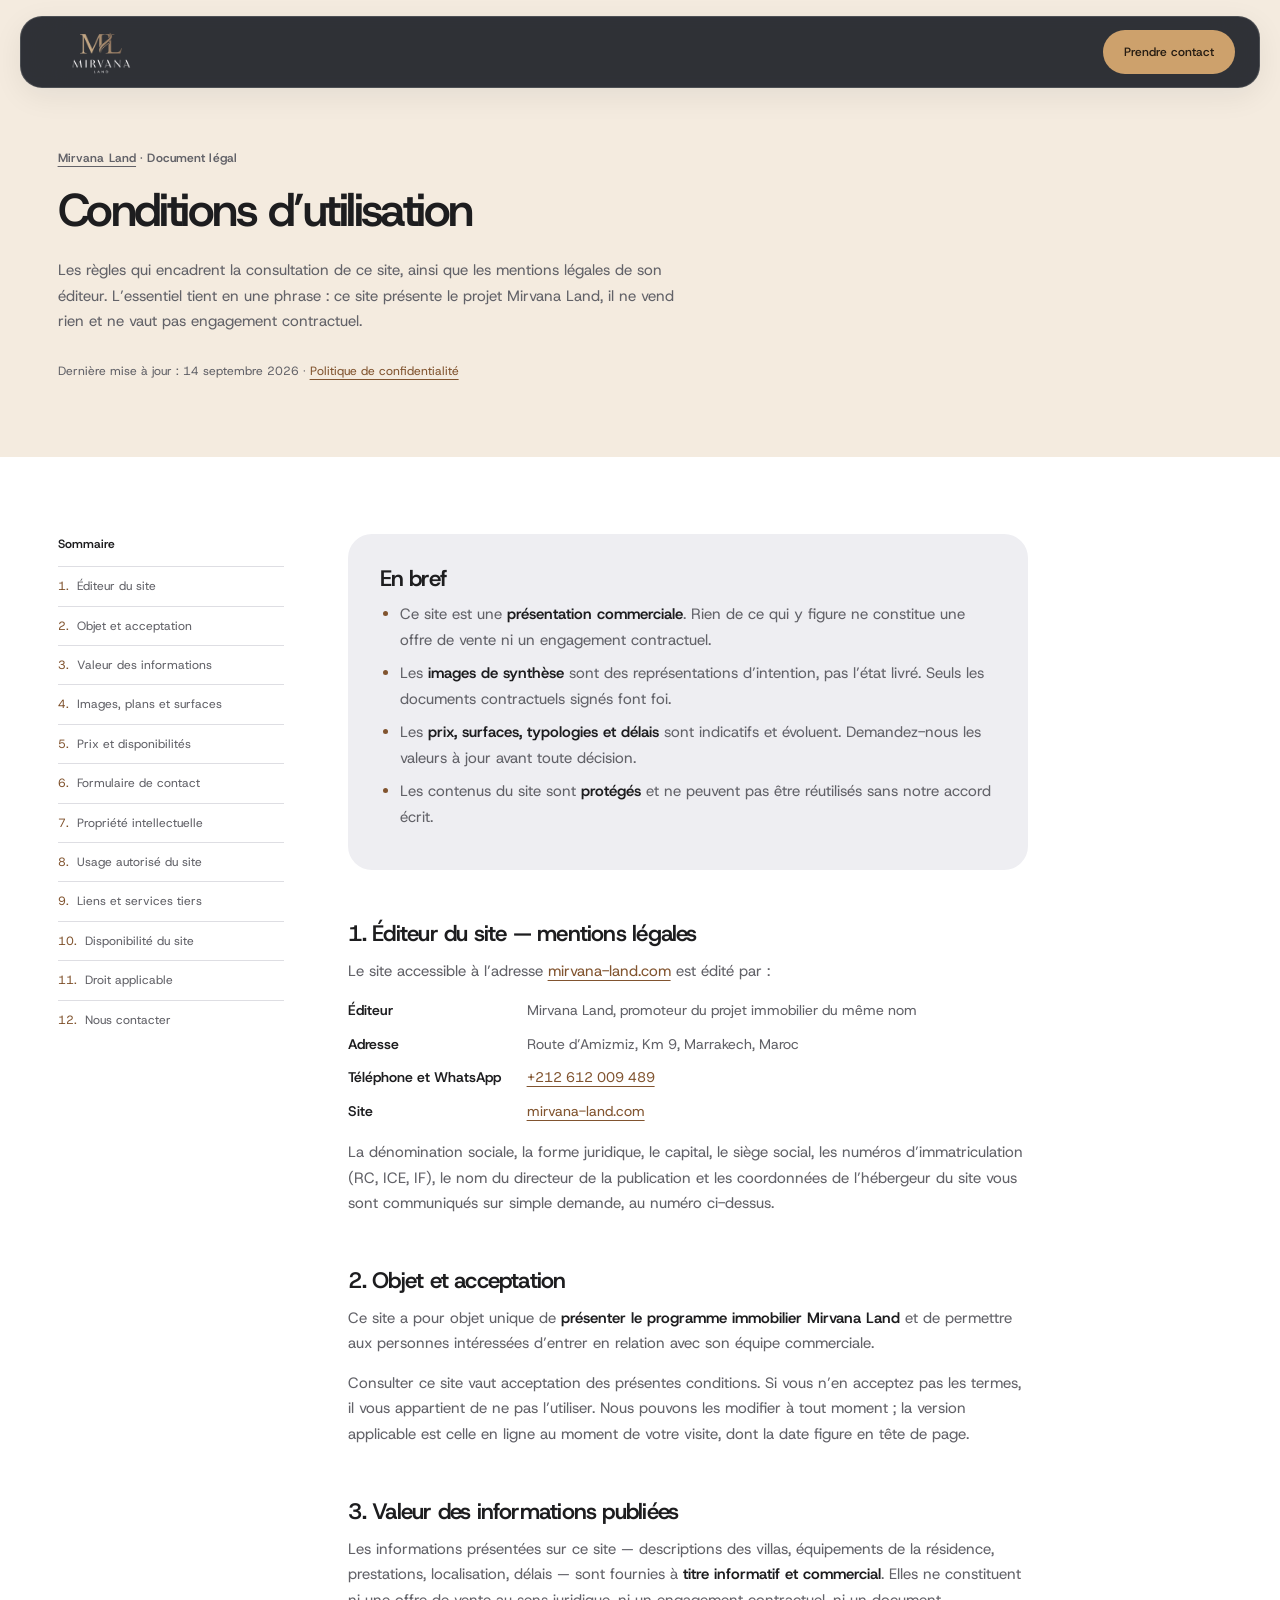
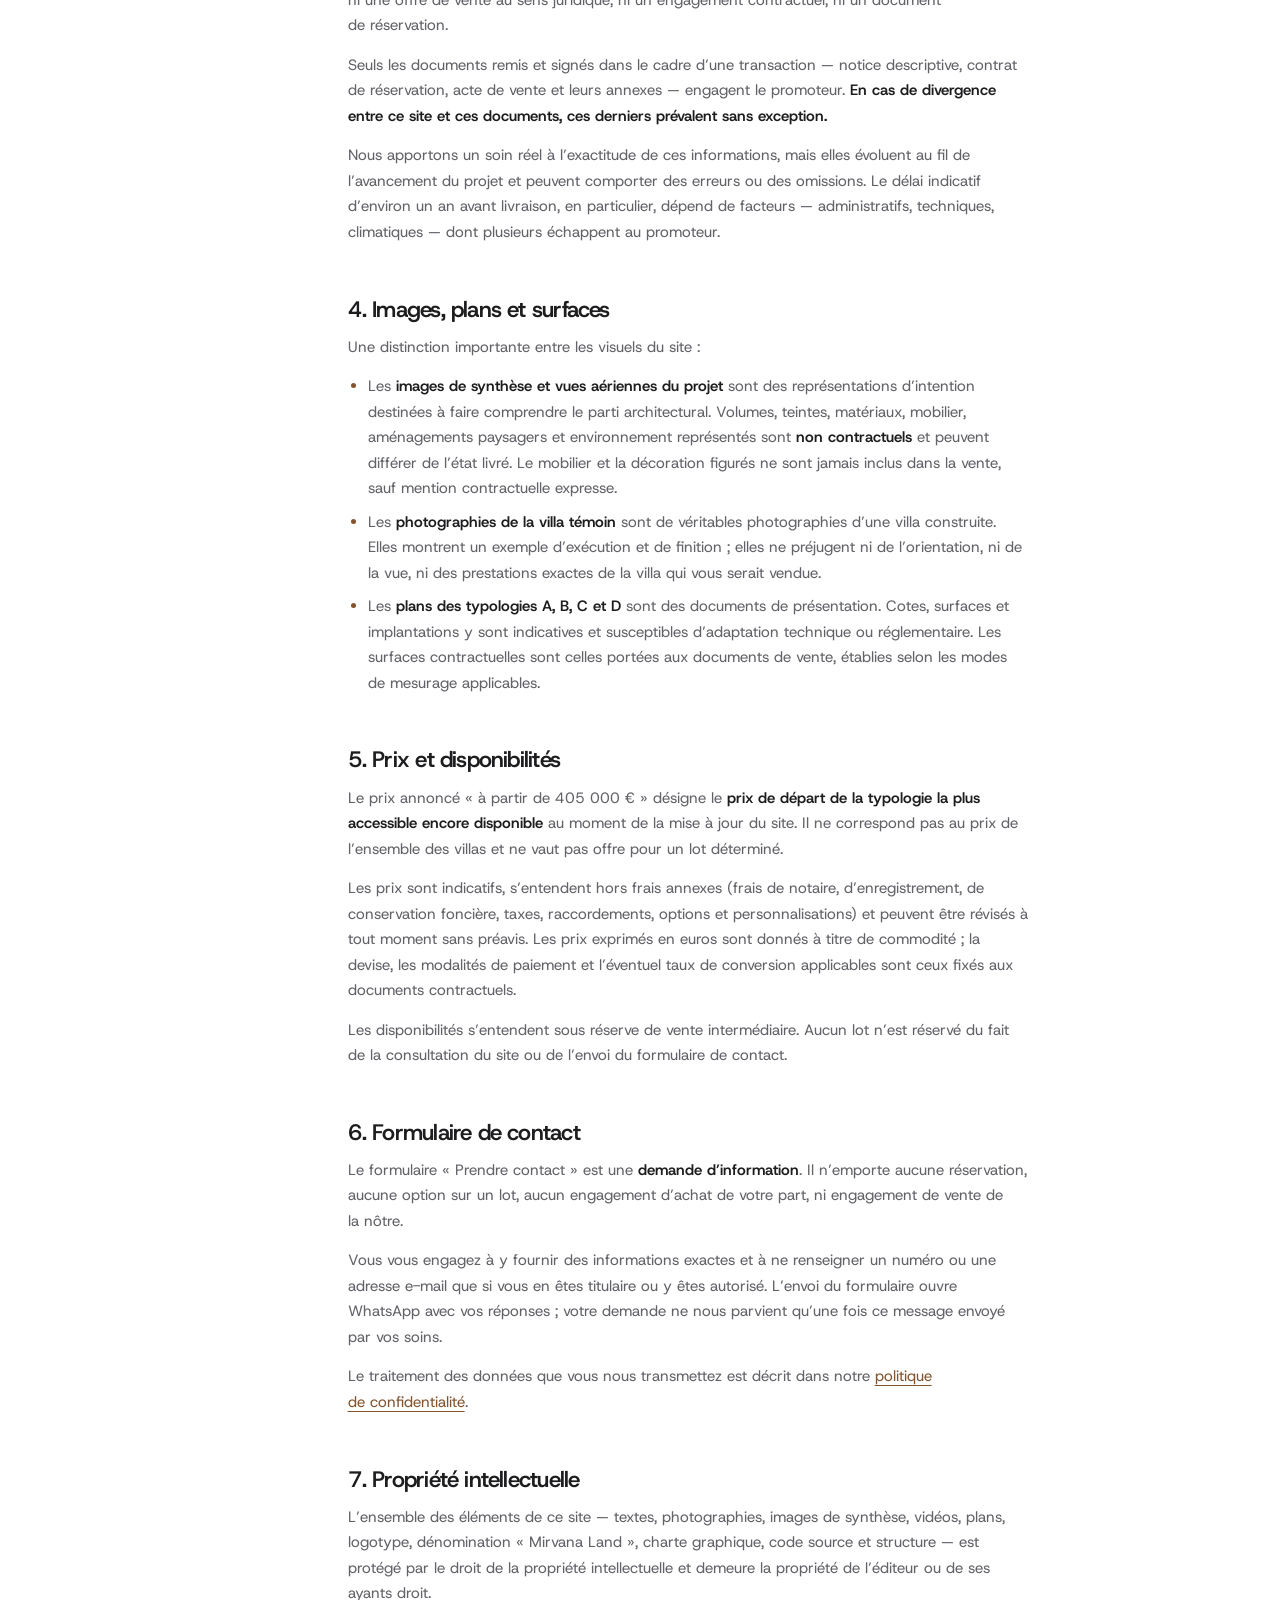
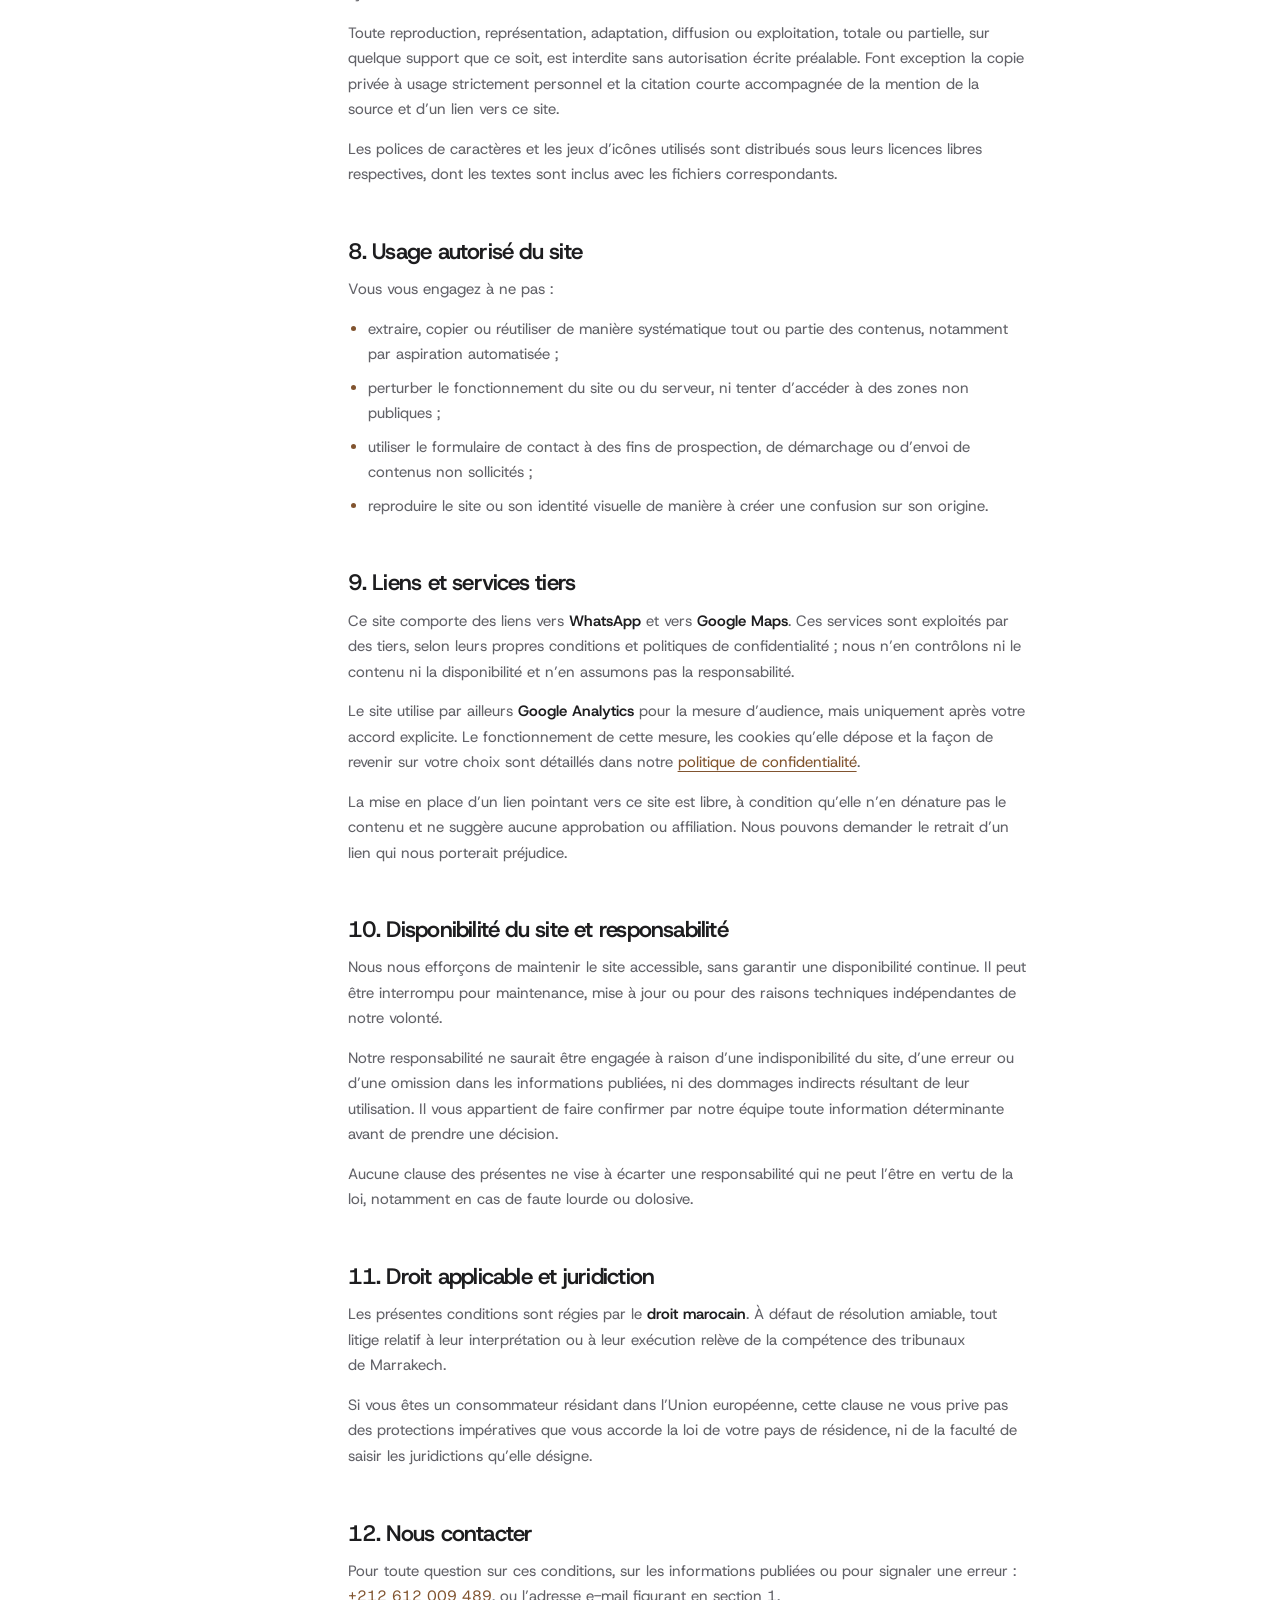
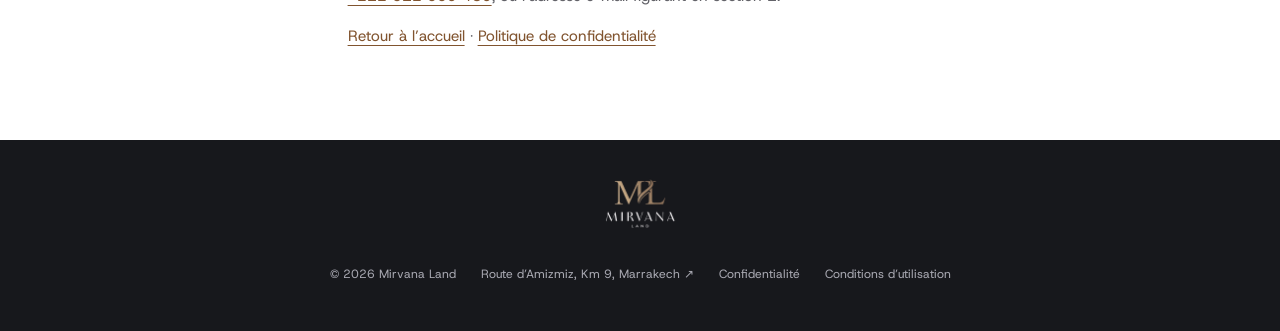
<file: site/conditions.html>
<!DOCTYPE html>
<html lang="fr">
<head>
<meta charset="utf-8">
<meta name="viewport" content="width=device-width, initial-scale=1">
<title>Conditions d'utilisation · Mirvana Land</title>
<meta name="description" content="Conditions d'utilisation et mentions légales du site Mirvana Land : éditeur, valeur des informations publiées, images de synthèse, prix, propriété intellectuelle et droit applicable.">
<link rel="canonical" href="https://mirvana-land.com/conditions.html">
<meta name="robots" content="index, follow">
<meta name="theme-color" content="#17181c">

<meta property="og:site_name" content="Mirvana Land">
<meta property="og:title" content="Conditions d'utilisation · Mirvana Land">
<meta property="og:description" content="Mentions légales, valeur non contractuelle des informations publiées, images de synthèse, prix et droit applicable.">
<meta property="og:image" content="https://mirvana-land.com/assets/img/og-image.jpg">
<meta property="og:url" content="https://mirvana-land.com/conditions.html">
<meta property="og:type" content="article">
<meta property="og:locale" content="fr_FR">
<meta name="twitter:card" content="summary_large_image">
<meta name="twitter:image" content="https://mirvana-land.com/assets/img/og-image.jpg">

<link rel="stylesheet" href="css/fonts.css">
<link rel="stylesheet" href="css/mirvana.css">
<link rel="icon" type="image/png" sizes="32x32" href="assets/img/favicon-32.png">
<link rel="icon" type="image/png" sizes="192x192" href="assets/img/icon-192.png">
<link rel="apple-touch-icon" href="assets/img/apple-touch-icon.png">
<link rel="manifest" href="site.webmanifest">
</head>
<body>
<a class="skip-link" href="#legalMain">Aller au contenu</a>
<header class="nav is-solid">
  <div class="nav__in nav__in--legal">
    <a class="nav__logo" href="index.html" aria-label="Mirvana Land, retour à l’accueil"><img src="assets/img/logo-lock.png" alt="Mirvana Land" width="178" height="62"></a>
    <a href="index.html#contact" class="button nav__cta">Prendre contact</a>
  </div>
</header>

<main id="legalMain">
  <section class="legal-head">
    <div class="shell">
      <p class="eyebrow"><a href="index.html">Mirvana Land</a> · Document légal</p>
      <h1>Conditions d’utilisation</h1>
      <p>Les règles qui encadrent la consultation de ce site, ainsi que les mentions légales de son éditeur. L’essentiel tient en une phrase : ce site présente le projet Mirvana Land, il ne vend rien et ne vaut pas engagement contractuel.</p>
      <p class="legal-head__meta">Dernière mise à jour : 14 septembre 2026 · <a href="confidentialite.html">Politique de confidentialité</a></p>
    </div>
  </section>

  <div class="legal-body">
    <div class="shell legal-grid">
      <nav class="legal-toc" aria-label="Sommaire">
        <p>Sommaire</p>
        <ol>
          <li><a href="#editeur">Éditeur du site</a></li>
          <li><a href="#objet">Objet et acceptation</a></li>
          <li><a href="#informations">Valeur des informations</a></li>
          <li><a href="#images">Images, plans et surfaces</a></li>
          <li><a href="#prix">Prix et disponibilités</a></li>
          <li><a href="#formulaire">Formulaire de contact</a></li>
          <li><a href="#propriete">Propriété intellectuelle</a></li>
          <li><a href="#usage">Usage autorisé du site</a></li>
          <li><a href="#liens">Liens et services tiers</a></li>
          <li><a href="#disponibilite">Disponibilité du site</a></li>
          <li><a href="#droit">Droit applicable</a></li>
          <li><a href="#contact">Nous contacter</a></li>
        </ol>
      </nav>

      <div class="prose">

        <div class="legal-summary">
          <h2>En bref</h2>
          <ul>
            <li>Ce site est une <strong>présentation commerciale</strong>. Rien de ce qui y figure ne constitue une offre de vente ni un engagement contractuel.</li>
            <li>Les <strong>images de synthèse</strong> sont des représentations d’intention, pas l’état livré. Seuls les documents contractuels signés font foi.</li>
            <li>Les <strong>prix, surfaces, typologies et délais</strong> sont indicatifs et évoluent. Demandez-nous les valeurs à jour avant toute décision.</li>
            <li>Les contenus du site sont <strong>protégés</strong> et ne peuvent pas être réutilisés sans notre accord écrit.</li>
          </ul>
        </div>

        <section id="editeur">
          <h2>1. Éditeur du site — mentions légales</h2>
          <p>Le site accessible à l’adresse <a href="https://mirvana-land.com">mirvana-land.com</a> est édité par :</p>
          <dl class="legal-facts">
            <dt>Éditeur</dt><dd>Mirvana Land, promoteur du projet immobilier du même nom</dd>
            <dt>Adresse</dt><dd>Route d’Amizmiz, Km 9, Marrakech, Maroc</dd>
            <dt>Téléphone et WhatsApp</dt><dd><a href="tel:+212612009489">+212 612 009 489</a></dd>
            <dt>Site</dt><dd><a href="https://mirvana-land.com">mirvana-land.com</a></dd>
          </dl>
          <p>La dénomination sociale, la forme juridique, le capital, le siège social, les numéros d’immatriculation (RC, ICE, IF), le nom du directeur de la publication et les coordonnées de l’hébergeur du site vous sont communiqués sur simple demande, au numéro ci-dessus.</p>
        </section>

        <section id="objet">
          <h2>2. Objet et acceptation</h2>
          <p>Ce site a pour objet unique de <strong>présenter le programme immobilier Mirvana Land</strong> et de permettre aux personnes intéressées d’entrer en relation avec son équipe commerciale.</p>
          <p>Consulter ce site vaut acceptation des présentes conditions. Si vous n’en acceptez pas les termes, il vous appartient de ne pas l’utiliser. Nous pouvons les modifier à tout moment ; la version applicable est celle en ligne au moment de votre visite, dont la date figure en tête de page.</p>
        </section>

        <section id="informations">
          <h2>3. Valeur des informations publiées</h2>
          <p>Les informations présentées sur ce site — descriptions des villas, équipements de la résidence, prestations, localisation, délais — sont fournies à <strong>titre informatif et commercial</strong>. Elles ne constituent ni une offre de vente au sens juridique, ni un engagement contractuel, ni un document de réservation.</p>
          <p>Seuls les documents remis et signés dans le cadre d’une transaction — notice descriptive, contrat de réservation, acte de vente et leurs annexes — engagent le promoteur. <strong>En cas de divergence entre ce site et ces documents, ces derniers prévalent sans exception.</strong></p>
          <p>Nous apportons un soin réel à l’exactitude de ces informations, mais elles évoluent au fil de l’avancement du projet et peuvent comporter des erreurs ou des omissions. Le délai indicatif d’environ un an avant livraison, en particulier, dépend de facteurs — administratifs, techniques, climatiques — dont plusieurs échappent au promoteur.</p>
        </section>

        <section id="images">
          <h2>4. Images, plans et surfaces</h2>
          <p>Une distinction importante entre les visuels du site :</p>
          <ul>
            <li>Les <strong>images de synthèse et vues aériennes du projet</strong> sont des représentations d’intention destinées à faire comprendre le parti architectural. Volumes, teintes, matériaux, mobilier, aménagements paysagers et environnement représentés sont <strong>non contractuels</strong> et peuvent différer de l’état livré. Le mobilier et la décoration figurés ne sont jamais inclus dans la vente, sauf mention contractuelle expresse.</li>
            <li>Les <strong>photographies de la villa témoin</strong> sont de véritables photographies d’une villa construite. Elles montrent un exemple d’exécution et de finition ; elles ne préjugent ni de l’orientation, ni de la vue, ni des prestations exactes de la villa qui vous serait vendue.</li>
            <li>Les <strong>plans des typologies A, B, C et D</strong> sont des documents de présentation. Cotes, surfaces et implantations y sont indicatives et susceptibles d’adaptation technique ou réglementaire. Les surfaces contractuelles sont celles portées aux documents de vente, établies selon les modes de mesurage applicables.</li>
          </ul>
        </section>

        <section id="prix">
          <h2>5. Prix et disponibilités</h2>
          <p>Le prix annoncé « à partir de 405 000 € » désigne le <strong>prix de départ de la typologie la plus accessible encore disponible</strong> au moment de la mise à jour du site. Il ne correspond pas au prix de l’ensemble des villas et ne vaut pas offre pour un lot déterminé.</p>
          <p>Les prix sont indicatifs, s’entendent hors frais annexes (frais de notaire, d’enregistrement, de conservation foncière, taxes, raccordements, options et personnalisations) et peuvent être révisés à tout moment sans préavis. Les prix exprimés en euros sont donnés à titre de commodité ; la devise, les modalités de paiement et l’éventuel taux de conversion applicables sont ceux fixés aux documents contractuels.</p>
          <p>Les disponibilités s’entendent sous réserve de vente intermédiaire. Aucun lot n’est réservé du fait de la consultation du site ou de l’envoi du formulaire de contact.</p>
        </section>

        <section id="formulaire">
          <h2>6. Formulaire de contact</h2>
          <p>Le formulaire « Prendre contact » est une <strong>demande d’information</strong>. Il n’emporte aucune réservation, aucune option sur un lot, aucun engagement d’achat de votre part, ni engagement de vente de la nôtre.</p>
          <p>Vous vous engagez à y fournir des informations exactes et à ne renseigner un numéro ou une adresse e-mail que si vous en êtes titulaire ou y êtes autorisé. L’envoi du formulaire ouvre WhatsApp avec vos réponses ; votre demande ne nous parvient qu’une fois ce message envoyé par vos soins.</p>
          <p>Le traitement des données que vous nous transmettez est décrit dans notre <a href="confidentialite.html">politique de confidentialité</a>.</p>
        </section>

        <section id="propriete">
          <h2>7. Propriété intellectuelle</h2>
          <p>L’ensemble des éléments de ce site — textes, photographies, images de synthèse, vidéos, plans, logotype, dénomination « Mirvana Land », charte graphique, code source et structure — est protégé par le droit de la propriété intellectuelle et demeure la propriété de l’éditeur ou de ses ayants droit.</p>
          <p>Toute reproduction, représentation, adaptation, diffusion ou exploitation, totale ou partielle, sur quelque support que ce soit, est interdite sans autorisation écrite préalable. Font exception la copie privée à usage strictement personnel et la citation courte accompagnée de la mention de la source et d’un lien vers ce site.</p>
          <p>Les polices de caractères et les jeux d’icônes utilisés sont distribués sous leurs licences libres respectives, dont les textes sont inclus avec les fichiers correspondants.</p>
        </section>

        <section id="usage">
          <h2>8. Usage autorisé du site</h2>
          <p>Vous vous engagez à ne pas :</p>
          <ul>
            <li>extraire, copier ou réutiliser de manière systématique tout ou partie des contenus, notamment par aspiration automatisée ;</li>
            <li>perturber le fonctionnement du site ou du serveur, ni tenter d’accéder à des zones non publiques ;</li>
            <li>utiliser le formulaire de contact à des fins de prospection, de démarchage ou d’envoi de contenus non sollicités ;</li>
            <li>reproduire le site ou son identité visuelle de manière à créer une confusion sur son origine.</li>
          </ul>
        </section>

        <section id="liens">
          <h2>9. Liens et services tiers</h2>
          <p>Ce site comporte des liens vers <strong>WhatsApp</strong> et vers <strong>Google Maps</strong>. Ces services sont exploités par des tiers, selon leurs propres conditions et politiques de confidentialité ; nous n’en contrôlons ni le contenu ni la disponibilité et n’en assumons pas la responsabilité.</p>
          <p>Le site utilise par ailleurs <strong>Google Analytics</strong> pour la mesure d’audience, mais uniquement après votre accord explicite. Le fonctionnement de cette mesure, les cookies qu’elle dépose et la façon de revenir sur votre choix sont détaillés dans notre <a href="confidentialite.html#cookies">politique de confidentialité</a>.</p>
          <p>La mise en place d’un lien pointant vers ce site est libre, à condition qu’elle n’en dénature pas le contenu et ne suggère aucune approbation ou affiliation. Nous pouvons demander le retrait d’un lien qui nous porterait préjudice.</p>
        </section>

        <section id="disponibilite">
          <h2>10. Disponibilité du site et responsabilité</h2>
          <p>Nous nous efforçons de maintenir le site accessible, sans garantir une disponibilité continue. Il peut être interrompu pour maintenance, mise à jour ou pour des raisons techniques indépendantes de notre volonté.</p>
          <p>Notre responsabilité ne saurait être engagée à raison d’une indisponibilité du site, d’une erreur ou d’une omission dans les informations publiées, ni des dommages indirects résultant de leur utilisation. Il vous appartient de faire confirmer par notre équipe toute information déterminante avant de prendre une décision.</p>
          <p>Aucune clause des présentes ne vise à écarter une responsabilité qui ne peut l’être en vertu de la loi, notamment en cas de faute lourde ou dolosive.</p>
        </section>

        <section id="droit">
          <h2>11. Droit applicable et juridiction</h2>
          <p>Les présentes conditions sont régies par le <strong>droit marocain</strong>. À défaut de résolution amiable, tout litige relatif à leur interprétation ou à leur exécution relève de la compétence des tribunaux de Marrakech.</p>
          <p>Si vous êtes un consommateur résidant dans l’Union européenne, cette clause ne vous prive pas des protections impératives que vous accorde la loi de votre pays de résidence, ni de la faculté de saisir les juridictions qu’elle désigne.</p>
        </section>

        <section id="contact">
          <h2>12. Nous contacter</h2>
          <p>Pour toute question sur ces conditions, sur les informations publiées ou pour signaler une erreur : <a href="tel:+212612009489">+212 612 009 489</a>, ou l’adresse e-mail figurant en section 1.</p>
          <p><a href="index.html">Retour à l’accueil</a> · <a href="confidentialite.html">Politique de confidentialité</a></p>
        </section>

      </div>
    </div>
  </div>
</main>

<footer class="foot tone-night"><div class="shell foot__in"><a href="index.html" aria-label="Mirvana Land, retour à l’accueil"><img src="assets/img/logo-lock.png" alt="Mirvana Land" width="178" height="62" loading="lazy"></a><p>© <span id="year">2026</span> Mirvana Land</p><a href="https://www.google.com/maps/search/?api=1&amp;query=Route%20d%27Amizmiz%20Km%209%20Marrakech" target="_blank" rel="noopener">Route d’Amizmiz, Km 9, Marrakech ↗</a><a href="confidentialite.html">Confidentialité</a><a href="conditions.html" aria-current="page">Conditions d’utilisation</a><button type="button" class="consent-toggle" data-consent-open data-consent-scope hidden>Gérer mes cookies</button></div></footer>
<script src="js/consent.js" defer></script>
<script>document.getElementById('year').textContent = new Date().getFullYear();</script>
</body>
</html>
</file>
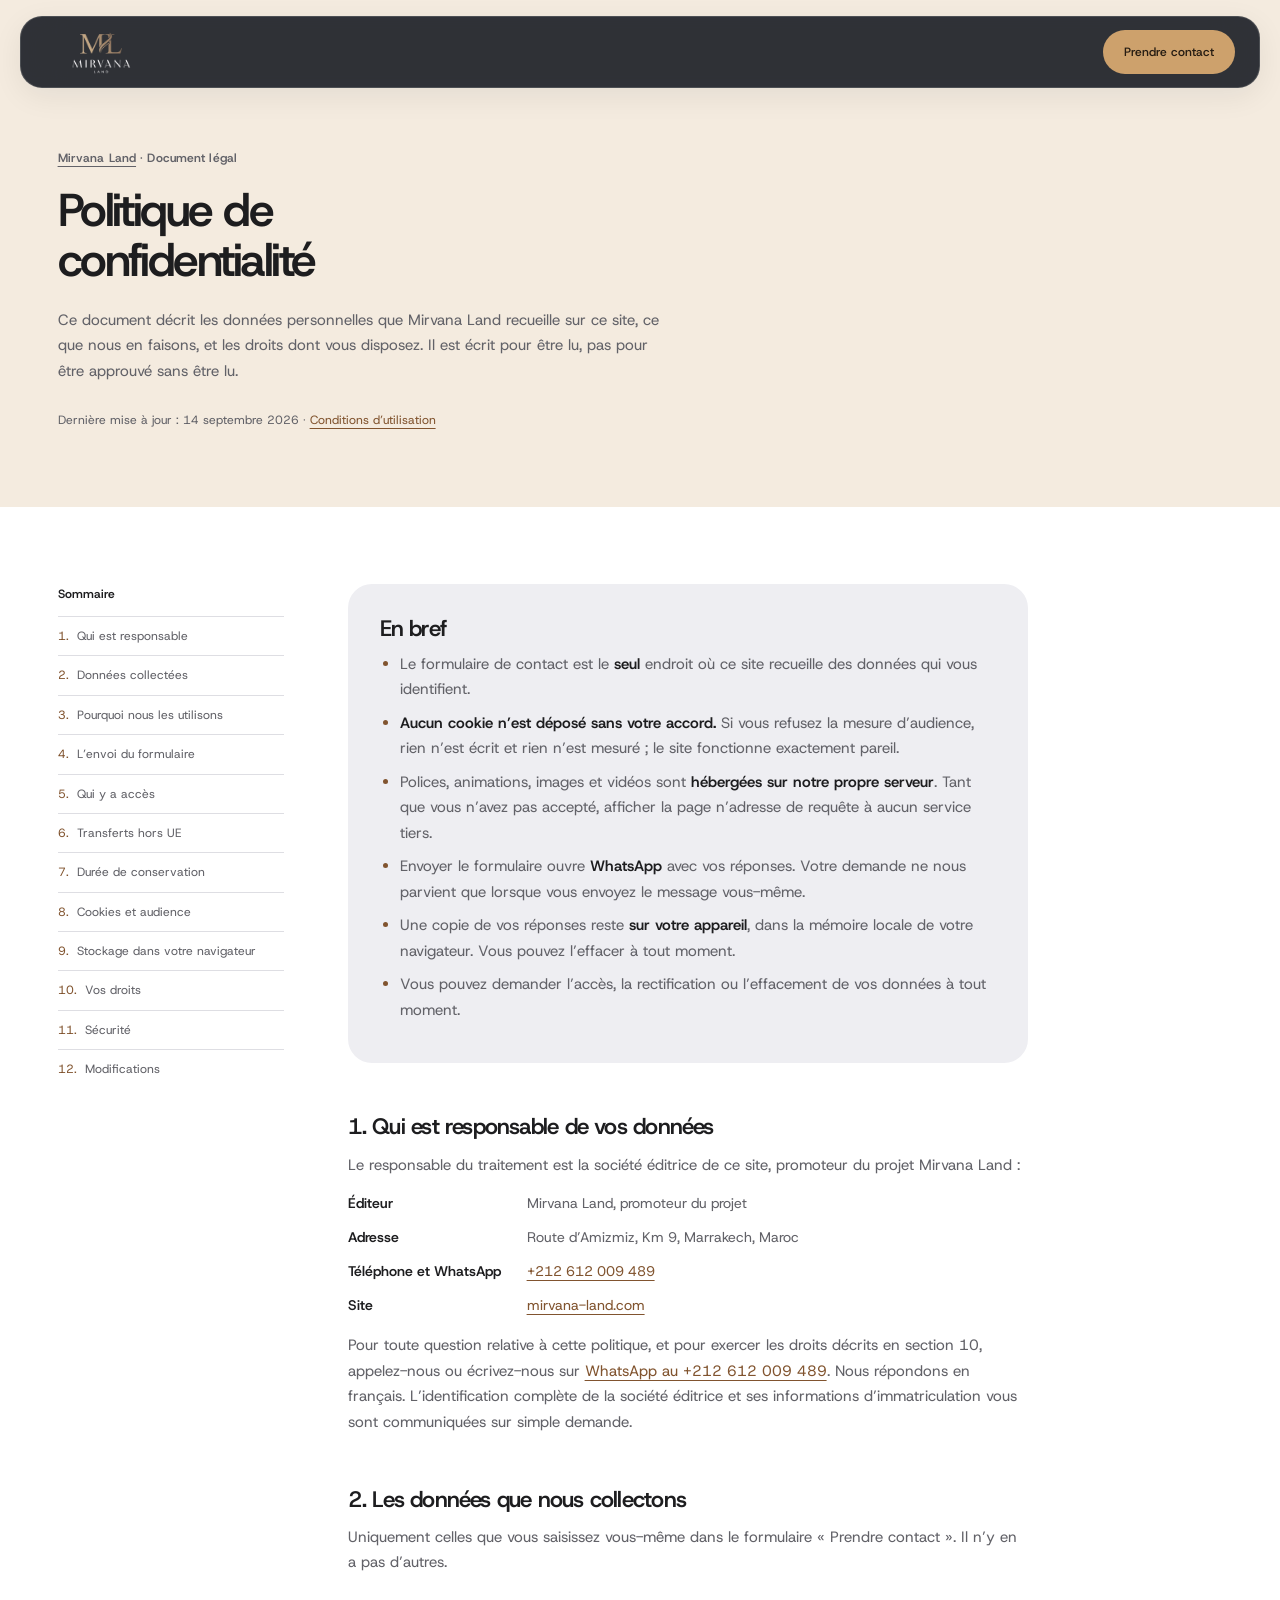
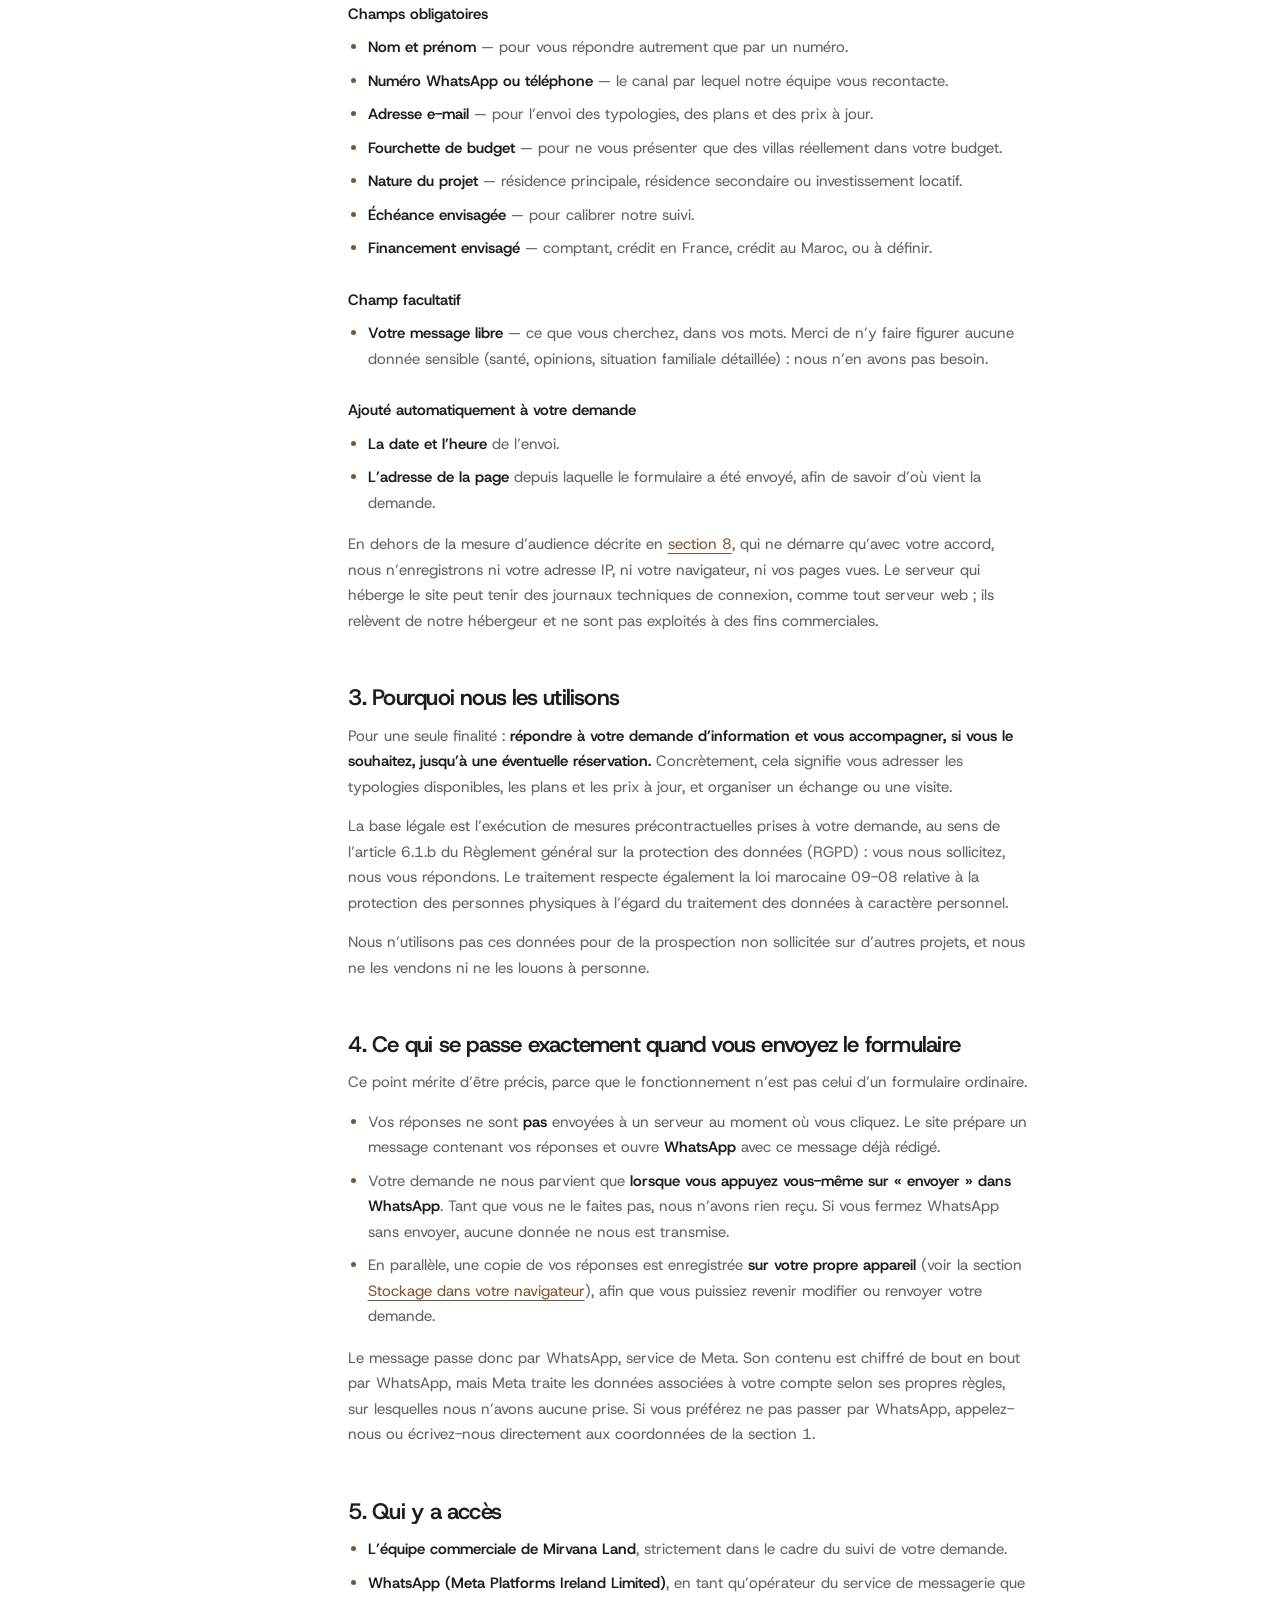
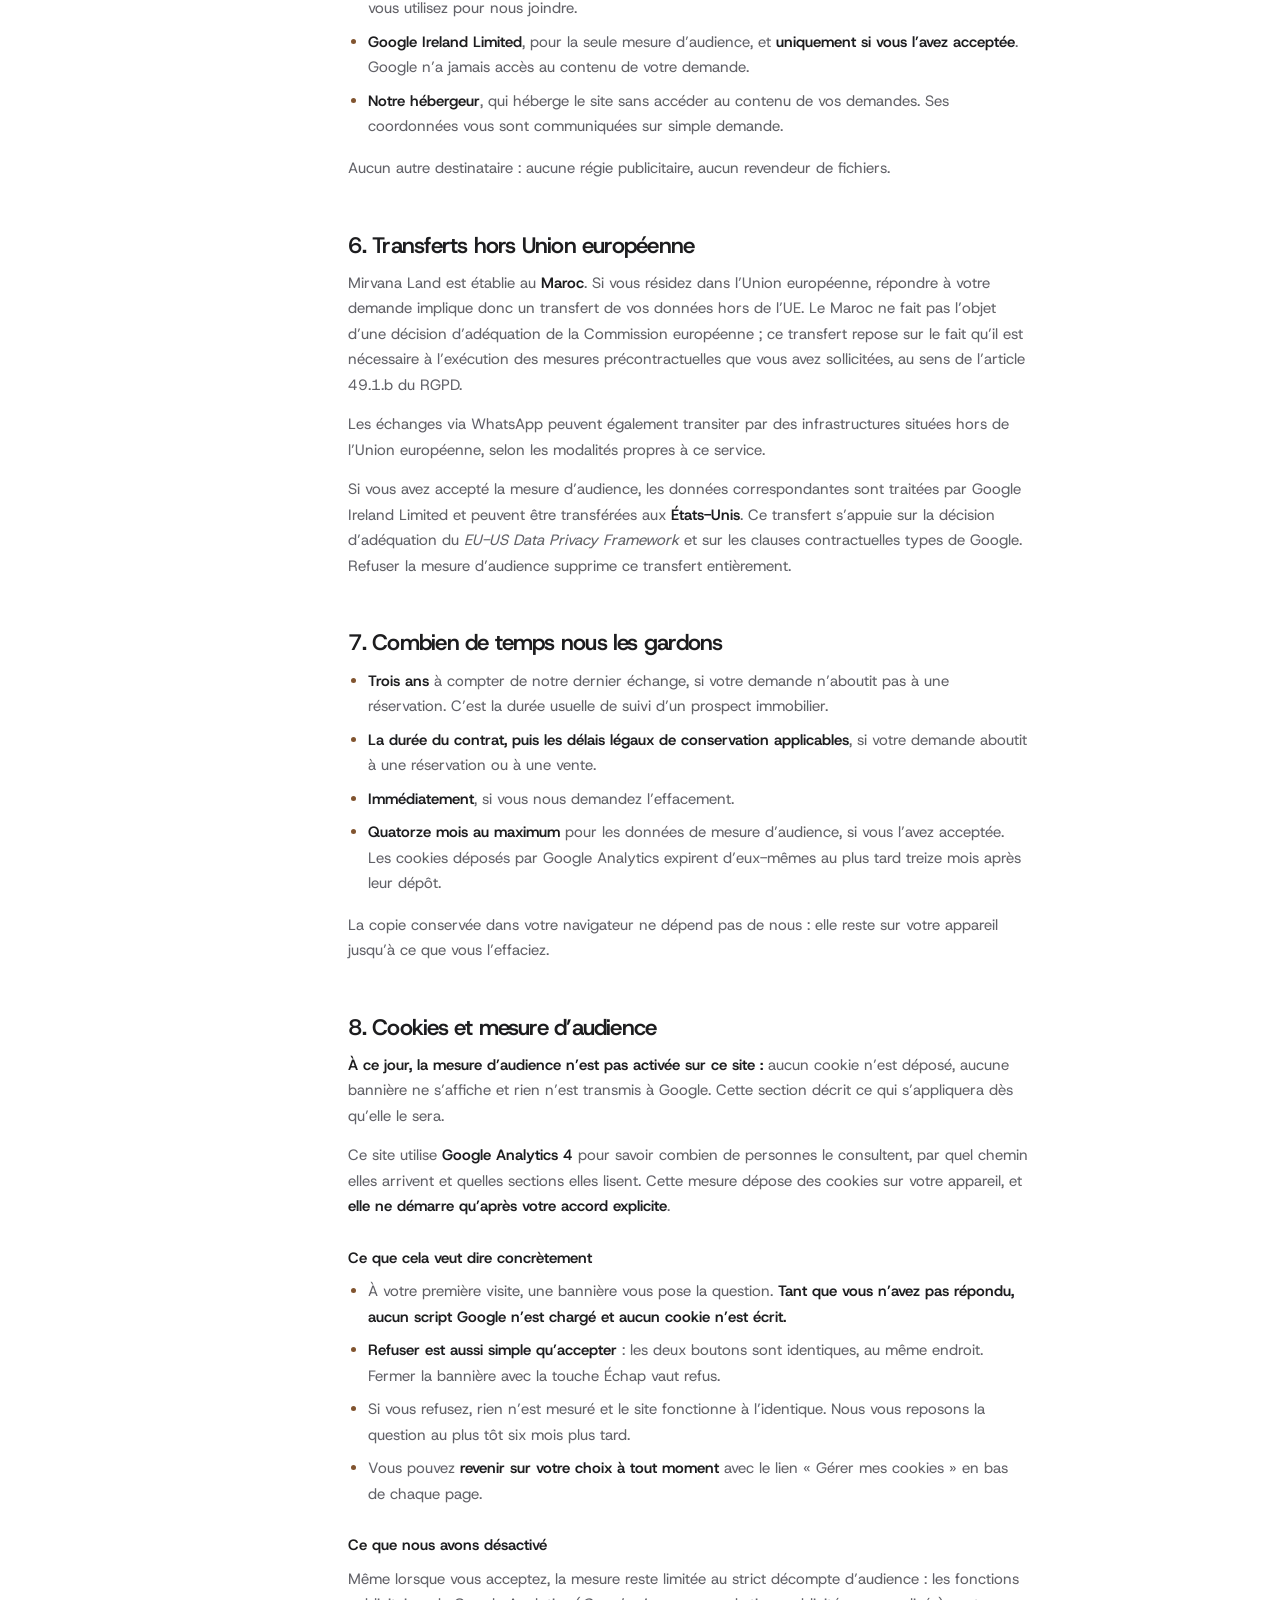
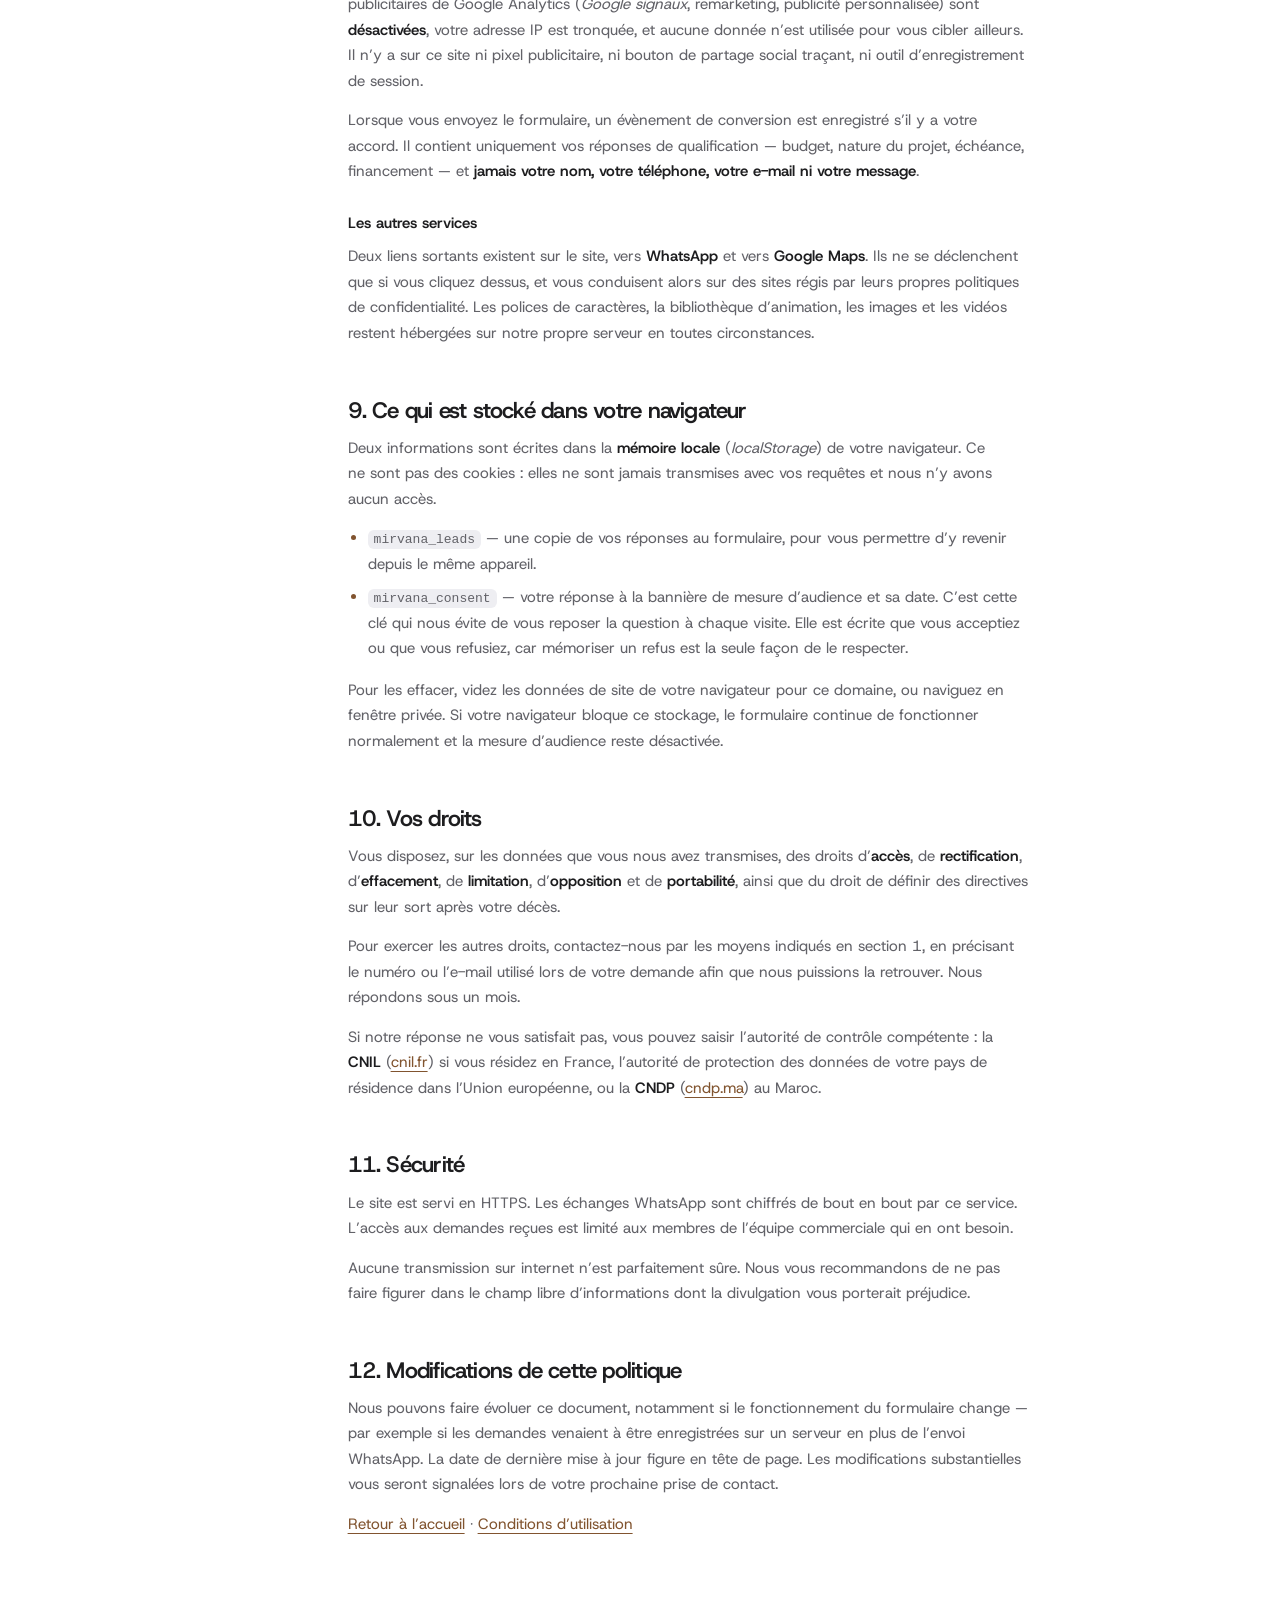
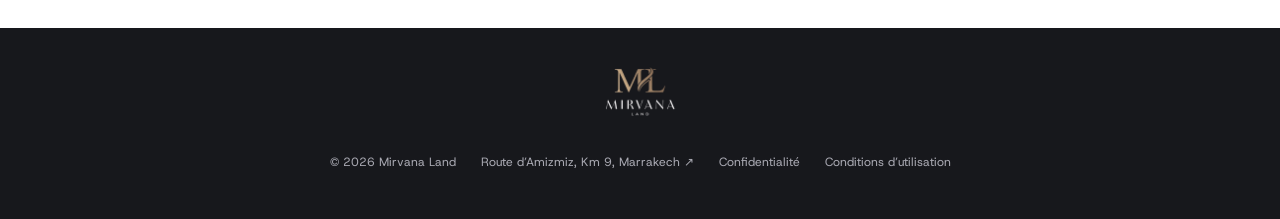
<file: site/confidentialite.html>
<!DOCTYPE html>
<html lang="fr">
<head>
<meta charset="utf-8">
<meta name="viewport" content="width=device-width, initial-scale=1">
<title>Politique de confidentialité · Mirvana Land</title>
<meta name="description" content="Comment Mirvana Land collecte, utilise et conserve les données du formulaire de contact, et ce que fait la mesure d'audience. Aucun cookie n'est déposé sans votre accord.">
<link rel="canonical" href="https://mirvana-land.com/confidentialite.html">
<meta name="robots" content="index, follow">
<meta name="theme-color" content="#17181c">

<meta property="og:site_name" content="Mirvana Land">
<meta property="og:title" content="Politique de confidentialité · Mirvana Land">
<meta property="og:description" content="Les données du formulaire de contact, la mesure d'audience et vos droits. Aucun cookie n'est déposé sans votre accord.">
<meta property="og:image" content="https://mirvana-land.com/assets/img/og-image.jpg">
<meta property="og:url" content="https://mirvana-land.com/confidentialite.html">
<meta property="og:type" content="article">
<meta property="og:locale" content="fr_FR">
<meta name="twitter:card" content="summary_large_image">
<meta name="twitter:image" content="https://mirvana-land.com/assets/img/og-image.jpg">

<link rel="stylesheet" href="css/fonts.css">
<link rel="stylesheet" href="css/mirvana.css">
<link rel="icon" type="image/png" sizes="32x32" href="assets/img/favicon-32.png">
<link rel="icon" type="image/png" sizes="192x192" href="assets/img/icon-192.png">
<link rel="apple-touch-icon" href="assets/img/apple-touch-icon.png">
<link rel="manifest" href="site.webmanifest">
</head>
<body>
<a class="skip-link" href="#legalMain">Aller au contenu</a>
<header class="nav is-solid">
  <div class="nav__in nav__in--legal">
    <a class="nav__logo" href="index.html" aria-label="Mirvana Land, retour à l’accueil"><img src="assets/img/logo-lock.png" alt="Mirvana Land" width="178" height="62"></a>
    <a href="index.html#contact" class="button nav__cta">Prendre contact</a>
  </div>
</header>

<main id="legalMain">
  <section class="legal-head">
    <div class="shell">
      <p class="eyebrow"><a href="index.html">Mirvana Land</a> · Document légal</p>
      <h1>Politique de confidentialité</h1>
      <p>Ce document décrit les données personnelles que Mirvana Land recueille sur ce site, ce que nous en faisons, et les droits dont vous disposez. Il est écrit pour être lu, pas pour être approuvé sans être lu.</p>
      <p class="legal-head__meta">Dernière mise à jour : 14 septembre 2026 · <a href="conditions.html">Conditions d’utilisation</a></p>
    </div>
  </section>

  <div class="legal-body">
    <div class="shell legal-grid">
      <nav class="legal-toc" aria-label="Sommaire">
        <p>Sommaire</p>
        <ol>
          <li><a href="#responsable">Qui est responsable</a></li>
          <li><a href="#donnees">Données collectées</a></li>
          <li><a href="#usage">Pourquoi nous les utilisons</a></li>
          <li><a href="#parcours">L’envoi du formulaire</a></li>
          <li><a href="#destinataires">Qui y a accès</a></li>
          <li><a href="#transferts">Transferts hors UE</a></li>
          <li><a href="#duree">Durée de conservation</a></li>
          <li><a href="#cookies">Cookies et audience</a></li>
          <li><a href="#stockage">Stockage dans votre navigateur</a></li>
          <li><a href="#droits">Vos droits</a></li>
          <li><a href="#securite">Sécurité</a></li>
          <li><a href="#modifications">Modifications</a></li>
        </ol>
      </nav>

      <div class="prose">

        <div class="legal-summary">
          <h2>En bref</h2>
          <ul>
            <li>Le formulaire de contact est le <strong>seul</strong> endroit où ce site recueille des données qui vous identifient.</li>
            <li><strong>Aucun cookie n’est déposé sans votre accord.</strong> Si vous refusez la mesure d’audience, rien n’est écrit et rien n’est mesuré ; le site fonctionne exactement pareil.</li>
            <li>Polices, animations, images et vidéos sont <strong>hébergées sur notre propre serveur</strong>. Tant que vous n’avez pas accepté, afficher la page n’adresse de requête à aucun service tiers.</li>
            <li>Envoyer le formulaire ouvre <strong>WhatsApp</strong> avec vos réponses. Votre demande ne nous parvient que lorsque vous envoyez le message vous-même.</li>
            <li>Une copie de vos réponses reste <strong>sur votre appareil</strong>, dans la mémoire locale de votre navigateur. Vous pouvez l’effacer à tout moment.</li>
            <li>Vous pouvez demander l’accès, la rectification ou l’effacement de vos données à tout moment.</li>
          </ul>
        </div>

        <section id="responsable">
          <h2>1. Qui est responsable de vos données</h2>
          <p>Le responsable du traitement est la société éditrice de ce site, promoteur du projet Mirvana Land :</p>
          <dl class="legal-facts">
            <dt>Éditeur</dt><dd>Mirvana Land, promoteur du projet</dd>
            <dt>Adresse</dt><dd>Route d’Amizmiz, Km 9, Marrakech, Maroc</dd>
            <dt>Téléphone et WhatsApp</dt><dd><a href="tel:+212612009489">+212 612 009 489</a></dd>
            <dt>Site</dt><dd><a href="index.html">mirvana-land.com</a></dd>
          </dl>
          <p>Pour toute question relative à cette politique, et pour exercer les droits décrits en section 10, appelez-nous ou écrivez-nous sur <a href="https://wa.me/212612009489?text=Bonjour%2C%20ma%20demande%20concerne%20mes%20donn%C3%A9es%20personnelles." target="_blank" rel="noopener">WhatsApp au +212 612 009 489</a>. Nous répondons en français. L’identification complète de la société éditrice et ses informations d’immatriculation vous sont communiquées sur simple demande.</p>
        </section>

        <section id="donnees">
          <h2>2. Les données que nous collectons</h2>
          <p>Uniquement celles que vous saisissez vous-même dans le formulaire « Prendre contact ». Il n’y en a pas d’autres.</p>
          <h3>Champs obligatoires</h3>
          <ul>
            <li><strong>Nom et prénom</strong> — pour vous répondre autrement que par un numéro.</li>
            <li><strong>Numéro WhatsApp ou téléphone</strong> — le canal par lequel notre équipe vous recontacte.</li>
            <li><strong>Adresse e-mail</strong> — pour l’envoi des typologies, des plans et des prix à jour.</li>
            <li><strong>Fourchette de budget</strong> — pour ne vous présenter que des villas réellement dans votre budget.</li>
            <li><strong>Nature du projet</strong> — résidence principale, résidence secondaire ou investissement locatif.</li>
            <li><strong>Échéance envisagée</strong> — pour calibrer notre suivi.</li>
            <li><strong>Financement envisagé</strong> — comptant, crédit en France, crédit au Maroc, ou à définir.</li>
          </ul>
          <h3>Champ facultatif</h3>
          <ul>
            <li><strong>Votre message libre</strong> — ce que vous cherchez, dans vos mots. Merci de n’y faire figurer aucune donnée sensible (santé, opinions, situation familiale détaillée) : nous n’en avons pas besoin.</li>
          </ul>
          <h3>Ajouté automatiquement à votre demande</h3>
          <ul>
            <li><strong>La date et l’heure</strong> de l’envoi.</li>
            <li><strong>L’adresse de la page</strong> depuis laquelle le formulaire a été envoyé, afin de savoir d’où vient la demande.</li>
          </ul>
          <p>En dehors de la mesure d’audience décrite en <a href="#cookies">section 8</a>, qui ne démarre qu’avec votre accord, nous n’enregistrons ni votre adresse IP, ni votre navigateur, ni vos pages vues. Le serveur qui héberge le site peut tenir des journaux techniques de connexion, comme tout serveur web ; ils relèvent de notre hébergeur et ne sont pas exploités à des fins commerciales.</p>
        </section>

        <section id="usage">
          <h2>3. Pourquoi nous les utilisons</h2>
          <p>Pour une seule finalité : <strong>répondre à votre demande d’information et vous accompagner, si vous le souhaitez, jusqu’à une éventuelle réservation.</strong> Concrètement, cela signifie vous adresser les typologies disponibles, les plans et les prix à jour, et organiser un échange ou une visite.</p>
          <p>La base légale est l’exécution de mesures précontractuelles prises à votre demande, au sens de l’article 6.1.b du Règlement général sur la protection des données (RGPD) : vous nous sollicitez, nous vous répondons. Le traitement respecte également la loi marocaine 09-08 relative à la protection des personnes physiques à l’égard du traitement des données à caractère personnel.</p>
          <p>Nous n’utilisons pas ces données pour de la prospection non sollicitée sur d’autres projets, et nous ne les vendons ni ne les louons à personne.</p>
        </section>

        <section id="parcours">
          <h2>4. Ce qui se passe exactement quand vous envoyez le formulaire</h2>
          <p>Ce point mérite d’être précis, parce que le fonctionnement n’est pas celui d’un formulaire ordinaire.</p>
          <ul>
            <li>Vos réponses ne sont <strong>pas</strong> envoyées à un serveur au moment où vous cliquez. Le site prépare un message contenant vos réponses et ouvre <strong>WhatsApp</strong> avec ce message déjà rédigé.</li>
            <li>Votre demande ne nous parvient que <strong>lorsque vous appuyez vous-même sur « envoyer » dans WhatsApp</strong>. Tant que vous ne le faites pas, nous n’avons rien reçu. Si vous fermez WhatsApp sans envoyer, aucune donnée ne nous est transmise.</li>
            <li>En parallèle, une copie de vos réponses est enregistrée <strong>sur votre propre appareil</strong> (voir la section <a href="#stockage">Stockage dans votre navigateur</a>), afin que vous puissiez revenir modifier ou renvoyer votre demande.</li>
          </ul>
          <p>Le message passe donc par WhatsApp, service de Meta. Son contenu est chiffré de bout en bout par WhatsApp, mais Meta traite les données associées à votre compte selon ses propres règles, sur lesquelles nous n’avons aucune prise. Si vous préférez ne pas passer par WhatsApp, appelez-nous ou écrivez-nous directement aux coordonnées de la section 1.</p>
        </section>

        <section id="destinataires">
          <h2>5. Qui y a accès</h2>
          <ul>
            <li><strong>L’équipe commerciale de Mirvana Land</strong>, strictement dans le cadre du suivi de votre demande.</li>
            <li><strong>WhatsApp (Meta Platforms Ireland Limited)</strong>, en tant qu’opérateur du service de messagerie que vous utilisez pour nous joindre.</li>
            <li><strong>Google Ireland Limited</strong>, pour la seule mesure d’audience, et <strong>uniquement si vous l’avez acceptée</strong>. Google n’a jamais accès au contenu de votre demande.</li>
            <li><strong>Notre hébergeur</strong>, qui héberge le site sans accéder au contenu de vos demandes. Ses coordonnées vous sont communiquées sur simple demande.</li>
          </ul>
          <p>Aucun autre destinataire : aucune régie publicitaire, aucun revendeur de fichiers.</p>
        </section>

        <section id="transferts">
          <h2>6. Transferts hors Union européenne</h2>
          <p>Mirvana Land est établie au <strong>Maroc</strong>. Si vous résidez dans l’Union européenne, répondre à votre demande implique donc un transfert de vos données hors de l’UE. Le Maroc ne fait pas l’objet d’une décision d’adéquation de la Commission européenne ; ce transfert repose sur le fait qu’il est nécessaire à l’exécution des mesures précontractuelles que vous avez sollicitées, au sens de l’article 49.1.b du RGPD.</p>
          <p>Les échanges via WhatsApp peuvent également transiter par des infrastructures situées hors de l’Union européenne, selon les modalités propres à ce service.</p>
          <p>Si vous avez accepté la mesure d’audience, les données correspondantes sont traitées par Google Ireland Limited et peuvent être transférées aux <strong>États-Unis</strong>. Ce transfert s’appuie sur la décision d’adéquation du <em>EU-US Data Privacy Framework</em> et sur les clauses contractuelles types de Google. Refuser la mesure d’audience supprime ce transfert entièrement.</p>
        </section>

        <section id="duree">
          <h2>7. Combien de temps nous les gardons</h2>
          <ul>
            <li><strong>Trois ans</strong> à compter de notre dernier échange, si votre demande n’aboutit pas à une réservation. C’est la durée usuelle de suivi d’un prospect immobilier.</li>
            <li><strong>La durée du contrat, puis les délais légaux de conservation applicables</strong>, si votre demande aboutit à une réservation ou à une vente.</li>
            <li><strong>Immédiatement</strong>, si vous nous demandez l’effacement.</li>
            <li><strong>Quatorze mois au maximum</strong> pour les données de mesure d’audience, si vous l’avez acceptée. Les cookies déposés par Google Analytics expirent d’eux-mêmes au plus tard treize mois après leur dépôt.</li>
          </ul>
          <p>La copie conservée dans votre navigateur ne dépend pas de nous : elle reste sur votre appareil jusqu’à ce que vous l’effaciez.</p>
        </section>

        <section id="cookies">
          <h2>8. Cookies et mesure d’audience</h2>
          <p data-consent-scope="off" hidden><strong>À ce jour, la mesure d’audience n’est pas activée sur ce site :</strong> aucun cookie n’est déposé, aucune bannière ne s’affiche et rien n’est transmis à Google. Cette section décrit ce qui s’appliquera dès qu’elle le sera.</p>
          <p>Ce site utilise <strong>Google Analytics 4</strong> pour savoir combien de personnes le consultent, par quel chemin elles arrivent et quelles sections elles lisent. Cette mesure dépose des cookies sur votre appareil, et <strong>elle ne démarre qu’après votre accord explicite</strong>.</p>
          <h3>Ce que cela veut dire concrètement</h3>
          <ul>
            <li>À votre première visite, une bannière vous pose la question. <strong>Tant que vous n’avez pas répondu, aucun script Google n’est chargé et aucun cookie n’est écrit.</strong></li>
            <li><strong>Refuser est aussi simple qu’accepter</strong> : les deux boutons sont identiques, au même endroit. Fermer la bannière avec la touche Échap vaut refus.</li>
            <li>Si vous refusez, rien n’est mesuré et le site fonctionne à l’identique. Nous vous reposons la question au plus tôt six mois plus tard.</li>
            <li>Vous pouvez <strong>revenir sur votre choix à tout moment</strong> avec le lien « Gérer mes cookies » en bas de chaque page.</li>
          </ul>
          <h3>Ce que nous avons désactivé</h3>
          <p>Même lorsque vous acceptez, la mesure reste limitée au strict décompte d’audience : les fonctions publicitaires de Google Analytics (<em>Google signaux</em>, remarketing, publicité personnalisée) sont <strong>désactivées</strong>, votre adresse IP est tronquée, et aucune donnée n’est utilisée pour vous cibler ailleurs. Il n’y a sur ce site ni pixel publicitaire, ni bouton de partage social traçant, ni outil d’enregistrement de session.</p>
          <p>Lorsque vous envoyez le formulaire, un évènement de conversion est enregistré s’il y a votre accord. Il contient uniquement vos réponses de qualification — budget, nature du projet, échéance, financement — et <strong>jamais votre nom, votre téléphone, votre e-mail ni votre message</strong>.</p>
          <h3>Les autres services</h3>
          <p>Deux liens sortants existent sur le site, vers <strong>WhatsApp</strong> et vers <strong>Google Maps</strong>. Ils ne se déclenchent que si vous cliquez dessus, et vous conduisent alors sur des sites régis par leurs propres politiques de confidentialité. Les polices de caractères, la bibliothèque d’animation, les images et les vidéos restent hébergées sur notre propre serveur en toutes circonstances.</p>
        </section>

        <section id="stockage">
          <h2>9. Ce qui est stocké dans votre navigateur</h2>
          <p>Deux informations sont écrites dans la <strong>mémoire locale</strong> (<em>localStorage</em>) de votre navigateur. Ce ne sont pas des cookies : elles ne sont jamais transmises avec vos requêtes et nous n’y avons aucun accès.</p>
          <ul>
            <li><code>mirvana_leads</code> — une copie de vos réponses au formulaire, pour vous permettre d’y revenir depuis le même appareil.</li>
            <li><code>mirvana_consent</code> — votre réponse à la bannière de mesure d’audience et sa date. C’est cette clé qui nous évite de vous reposer la question à chaque visite. Elle est écrite que vous acceptiez ou que vous refusiez, car mémoriser un refus est la seule façon de le respecter.</li>
          </ul>
          <p>Pour les effacer, videz les données de site de votre navigateur pour ce domaine, ou naviguez en fenêtre privée. Si votre navigateur bloque ce stockage, le formulaire continue de fonctionner normalement et la mesure d’audience reste désactivée.</p>
        </section>

        <section id="droits">
          <h2>10. Vos droits</h2>
          <p>Vous disposez, sur les données que vous nous avez transmises, des droits d’<strong>accès</strong>, de <strong>rectification</strong>, d’<strong>effacement</strong>, de <strong>limitation</strong>, d’<strong>opposition</strong> et de <strong>portabilité</strong>, ainsi que du droit de définir des directives sur leur sort après votre décès.</p>
          <p data-consent-scope hidden>S’agissant de la mesure d’audience, vous disposez en outre du droit de <strong>retirer votre consentement à tout moment</strong>, aussi facilement que vous l’avez donné : <button type="button" class="consent-toggle prose-button" data-consent-open>gérer mes cookies</button>. Le retrait ne remet pas en cause ce qui a été mesuré avant.</p>
          <p>Pour exercer les autres droits, contactez-nous par les moyens indiqués en section 1, en précisant le numéro ou l’e-mail utilisé lors de votre demande afin que nous puissions la retrouver. Nous répondons sous un mois.</p>
          <p>Si notre réponse ne vous satisfait pas, vous pouvez saisir l’autorité de contrôle compétente : la <strong>CNIL</strong> (<a href="https://www.cnil.fr" target="_blank" rel="noopener">cnil.fr</a>) si vous résidez en France, l’autorité de protection des données de votre pays de résidence dans l’Union européenne, ou la <strong>CNDP</strong> (<a href="https://www.cndp.ma" target="_blank" rel="noopener">cndp.ma</a>) au Maroc.</p>
        </section>

        <section id="securite">
          <h2>11. Sécurité</h2>
          <p>Le site est servi en HTTPS. Les échanges WhatsApp sont chiffrés de bout en bout par ce service. L’accès aux demandes reçues est limité aux membres de l’équipe commerciale qui en ont besoin.</p>
          <p>Aucune transmission sur internet n’est parfaitement sûre. Nous vous recommandons de ne pas faire figurer dans le champ libre d’informations dont la divulgation vous porterait préjudice.</p>
        </section>

        <section id="modifications">
          <h2>12. Modifications de cette politique</h2>
          <p>Nous pouvons faire évoluer ce document, notamment si le fonctionnement du formulaire change — par exemple si les demandes venaient à être enregistrées sur un serveur en plus de l’envoi WhatsApp. La date de dernière mise à jour figure en tête de page. Les modifications substantielles vous seront signalées lors de votre prochaine prise de contact.</p>
          <p><a href="index.html">Retour à l’accueil</a> · <a href="conditions.html">Conditions d’utilisation</a></p>
        </section>

      </div>
    </div>
  </div>
</main>

<footer class="foot tone-night"><div class="shell foot__in"><a href="index.html" aria-label="Mirvana Land, retour à l’accueil"><img src="assets/img/logo-lock.png" alt="Mirvana Land" width="178" height="62" loading="lazy"></a><p>© <span id="year">2026</span> Mirvana Land</p><a href="https://www.google.com/maps/search/?api=1&amp;query=Route%20d%27Amizmiz%20Km%209%20Marrakech" target="_blank" rel="noopener">Route d’Amizmiz, Km 9, Marrakech ↗</a><a href="confidentialite.html" aria-current="page">Confidentialité</a><a href="conditions.html">Conditions d’utilisation</a><button type="button" class="consent-toggle" data-consent-open data-consent-scope hidden>Gérer mes cookies</button></div></footer>
<script src="js/consent.js" defer></script>
<script>document.getElementById('year').textContent = new Date().getFullYear();</script>
</body>
</html>
</file>
<file: site/css/fonts.css>
@font-face {
  font-family: 'Host Grotesk';
  font-style: normal;
  font-weight: 400 700;
  font-display: swap;
  src: url('../assets/fonts/host-grotesk.woff2') format('woff2');
}
</file>
<file: site/css/mirvana.css>
/* Mirvana Land: Host Grotesk with an Apple-inspired product-page treatment.
   Cool white surfaces, graphite text, warm orange actions and cinematic scroll motion.
   Radius scale: 12px fields, 24px media, pill-shaped controls.
   DESIGN_VARIANCE: 4 / MOTION_INTENSITY: 7 / VISUAL_DENSITY: 3. */
:root {
  --ivory: #ffffff;
  --ink: #1d1d1f;
  --muted: #626268;
  --night: #17181c;
  --accent: #cda16c;
  --accent-hover: #dfb982;
  --accent-ink: #81542f;
  --line: #dedee3;
  --dark-line: #dedee3;
  --font: 'Host Grotesk', Arial, sans-serif;
  --display: var(--font);
  --gut: clamp(1.25rem, 4.5vw, 5rem);
  --z-base: 10; --z-over: 20; --z-nav: 30; --z-top: 50;
}
*, *::before, *::after { box-sizing: border-box; }
html { scroll-behavior: smooth; scroll-padding-top: 95px; -webkit-text-size-adjust: 100%; }
body { margin: 0; background: var(--ivory); color: var(--ink); font-family: var(--font); font-size: 15px; line-height: 1.7; -webkit-font-smoothing: antialiased; }
body.modal-open { overflow: hidden; }
img, video { display: block; max-width: 100%; }
button, input, textarea, select { font: inherit; color: inherit; border-radius: 0; }
button, a { -webkit-tap-highlight-color: transparent; }
button { cursor: pointer; }
a { color: inherit; text-decoration: none; }
h1, h2, h3, p, figure { margin: 0; }
button, a, input, select, textarea { touch-action: manipulation; }
[hidden] { display: none !important; }
:where(a, button, input, select, textarea, [tabindex]):focus-visible { outline: 2px solid var(--accent-ink); outline-offset: 5px; }
.section--dark :focus-visible, .hero :focus-visible, .nav :focus-visible, .lightbox :focus-visible { outline-color: var(--accent); }
::selection { background: var(--accent); color: var(--night); }
.shell { max-width: 1440px; padding-inline: var(--gut); margin-inline: auto; }
.section { padding-block: clamp(76px, 7vw, 112px); }
.section--dark { background: #f5f5f7; color: var(--ink); --muted: #626268; --line: #dedee3; }
h1, h2 { font-family: var(--display); font-weight: 600; letter-spacing: -.055em; line-height: 1.08; text-wrap: balance; }
h1 { font-size: clamp(44px, 4.65vw, 68px); }
h2 { font-size: clamp(32px, 3vw, 44px); margin-bottom: 22px; }
.heading-secondary { color: var(--muted); }
.hero .heading-secondary { color: #e0e5ee; }

p { text-wrap: pretty; }
.eyebrow { margin-bottom: 20px; color: var(--muted); font-size: 12px; font-weight: 600; letter-spacing: .01em; text-transform: none; }
.section--dark .eyebrow { color: var(--muted); }
.button { display: inline-flex; align-items: center; justify-content: center; gap: 18px; min-height: 48px; padding: 13px 24px; background: var(--accent); color: #261c12; border: 1px solid transparent; font-size: 14px; font-weight: 500; line-height: 1.4; transition: background .2s, transform .2s; border-radius: 999px; }
.button:hover { background: var(--accent-hover); }
.button:active { transform: translateY(1px); }
.button span[aria-hidden] { font-size: 19px; line-height: 1; transition: transform .2s; }
.button:hover span[aria-hidden] { transform: translate(2px, -2px); }
.sr-only { position: absolute; width: 1px; height: 1px; padding: 0; margin: -1px; overflow: hidden; clip: rect(0, 0, 0, 0); white-space: nowrap; border: 0; }
.skip-link { position: fixed; top: -100px; left: 20px; padding: 12px 20px; background: var(--ivory); color: var(--ink); z-index: var(--z-top); }
.skip-link:focus { top: 12px; }

/* Centered brand, quiet navigation, persistent contact action. */
.nav { position: fixed; inset: 16px max(20px, calc((100vw - 1240px) / 2)) auto; z-index: var(--z-nav); background: #24282eaa; transition: background .25s; border: 1px solid #ffffff25; border-radius: 22px; backdrop-filter: blur(22px) saturate(150%); -webkit-backdrop-filter: blur(22px) saturate(150%); box-shadow: 0 8px 30px #10182012; }
.nav.is-solid, .nav.is-open { background: #24282ef2; border-bottom: 1px solid #ffffff25; }
.nav__in { display: grid; grid-template-columns: auto 1fr 1fr auto; align-items: center; gap: 30px; height: 70px; max-width: 1440px; padding-inline: 24px; margin-inline: auto; }
.nav__logo { width: 112px; display: flex; align-items: center; grid-column: 1; grid-row: 1; }
.nav__logo img { width: 100%; height: 46px; object-fit: contain; }
.nav__links { display: flex; align-items: center; gap: 26px; }
.nav__links--left { justify-content: flex-end; grid-column: 2; grid-row: 1; }
.nav__links--right { justify-content: flex-start; grid-column: 3; grid-row: 1; }
.nav__links a { padding: 15px 6px; font-size: 12px; letter-spacing: 0; font-weight: 500; text-transform: none; white-space: nowrap; color: #f5f5f7; transition: color .2s; }
.nav__links a:hover, .nav__links a[aria-current] { color: #fff; text-decoration: underline; text-underline-offset: 6px; }
.nav__cta { font-size: 12px; min-height: 44px; padding: 10px 20px; grid-column: 4; grid-row: 1; background: #f5f5f7; color: var(--ink); }
.menu-toggle { display: none; }
.mobile-menu { background: transparent; padding: 10px var(--gut) 25px; border-top: 1px solid #ffffff20; }
.mobile-menu a { display: block; color: var(--ivory); padding-block: 12px; border-bottom: 1px solid #ffffff20; }

/* Architecture is the opening image; the price and CTA never disappear. */
.hero { position: relative; min-height: min(900px, 100svh); min-height: min(900px, 100dvh); display: flex; align-items: center; background: var(--night); color: var(--ivory); isolation: isolate; margin: 0 12px; border-radius: 0 0 28px 28px; overflow: hidden; }
.hero__image { position: absolute; inset: 0; z-index: 0; width: 100%; height: 100%; object-fit: cover; object-position: center 48%; }
.hero__shade { position: absolute; inset: 0; z-index: -1; background: linear-gradient(90deg, #0a101bbd 0%, #0a101b45 60%, #0a101b10 100%), linear-gradient(0deg, #0a101b45, transparent 65%); }
.hero__content { width: 100%; padding-top: 125px; padding-bottom: 115px; }
.hero__eyebrow { font-size: 12px; letter-spacing: .01em; text-transform: none; margin-bottom: 24px; color: #ecf0f4; }
.hero h1 { max-width: 860px; margin-bottom: 22px; }
.hero__description { line-height: 1.8; margin-bottom: 28px; font-size: 16px; color: #f5f5f7; }
.hero__description strong { font-weight: 500; }
.motion-full .hero__content > :not(h1) { animation: hero-entry 1100ms both; }
.motion-full .hero__content > :nth-child(2) { animation-delay: 100ms; }
.motion-full .hero__content > :nth-child(3) { animation-delay: 180ms; }
.motion-full .hero__content > :nth-child(4) { animation-delay: 260ms; }
@keyframes hero-entry { from { opacity: 0; transform: translateY(48px); } to { opacity: 1; transform: none; } }

.split { display: grid; grid-template-columns: .94fr 1.06fr; gap: clamp(32px, 5vw, 76px); align-items: center; }
.split--balanced { grid-template-columns: 1fr 1fr; }
.split__copy > p:not(.eyebrow) { color: var(--muted); margin-bottom: 24px; max-width: 580px; }
.media { overflow: hidden; background: #e8e8ed; border-radius: 24px; }
.media img, .media video { width: 100%; height: 100%; object-fit: cover; }
.intro .media { aspect-ratio: 1.13; }
.feature-list { display: grid; grid-template-columns: 1fr 1fr; column-gap: 24px; list-style: none; padding: 0; margin: 26px 0 30px; }
.feature-list li { display: flex; align-items: center; gap: 12px; padding-block: 9px; border-bottom: 0; font-size: 14px; line-height: 1.6; }

.section--dark .feature-list li::before { color: var(--accent); }
.section-heading { text-align: center; margin: 0 auto 40px; max-width: 760px; }
.section-heading h2 { margin-bottom: 15px; }
.section-heading p { color: var(--muted); font-size: 15px; }
.section-action { text-align: center; margin-top: 30px; }

/* Scroll-snap gallery works with touch, keyboard and without JavaScript. */
.gallery { position: relative; width: min(100%, 1080px); margin-inline: auto; padding-inline: 80px; }
.gallery__track { display: flex; gap: 18px; overflow-x: auto; scroll-snap-type: x mandatory; scrollbar-width: thin; scrollbar-color: #8a8a92 #e8e8ed; border-radius: 24px; }
.gallery--enhanced .gallery__track { scrollbar-width: none; }
.gallery--enhanced .gallery__track::-webkit-scrollbar { display: none; }
.gallery__slide { flex: 0 0 100%; min-width: 0; scroll-snap-align: center; scroll-snap-stop: always; }
.gallery__zoom { padding: 0; border: 0; background: none; display: block; width: 100%; cursor: zoom-in; }
.gallery__zoom img { width: 100%; height: clamp(300px, 36vw, 510px); object-fit: cover; }
.gallery__arrow { position: absolute; top: 50%; transform: translateY(-50%); height: 46px; width: 46px; border: 0; border-radius: 50%; background: #e4e4e9; color: var(--ink); font-size: 23px; transition: background .2s; }
.gallery__arrow:hover { background: #d5d5dc; }
.gallery__arrow--prev { left: 0; }
.gallery__arrow--next { right: 0; }
.gallery__meta { max-width: 920px; padding-top: 17px; display: flex; align-items: baseline; justify-content: space-between; gap: 20px; margin: auto; color: var(--muted); font-size: 12px; }
#galleryCount { white-space: nowrap; color: var(--muted); font-variant-numeric: tabular-nums; }
.film__frame { position: relative; width: 100%; height: clamp(560px, 56vw, 780px); margin: 0; border-radius: 24px; overflow: hidden; }
.film__frame video { width: 100%; height: 100%; object-fit: cover; object-position: center; }
.privacy__media { position: relative; aspect-ratio: 1.12; }
.video-toggle { position: absolute; right: 14px; bottom: 14px; background: #24282ee6; color: var(--ivory); border: 1px solid #ffffff40; padding: 8px 15px; font-size: 12px; min-height: 44px; border-radius: 999px; backdrop-filter: blur(12px); }
.residence__media { aspect-ratio: .84; }
.detail-list { margin-bottom: 30px; }
.detail-list > div { padding: 15px 0; border-bottom: 1px solid var(--line); }
h3 { font-size: 15px; font-weight: 600; }
.detail-list p { font-size: 14px; line-height: 1.8; margin-top: 5px; color: var(--muted); }
.project__media { aspect-ratio: .98; }
.project__facts { display: grid; grid-template-columns: repeat(3, 1fr); gap: 15px; padding: 25px 0; border-block: 1px solid var(--dark-line); }
.project__facts strong { font-family: var(--display); display: block; font-size: 34px; font-weight: 600; line-height: 1.2; color: var(--ink); letter-spacing: -.05em; }
.project__facts span { display: block; font-size: 12px; color: var(--muted); margin-top: 8px; }
.project__price { margin: 25px 0; }
.project__price > span { display: block; font-size: 12px; color: var(--muted); }
.project__price strong { display: block; margin: 6px 0 8px; font-family: var(--display); font-size: 48px; font-weight: 600; line-height: 1.1; letter-spacing: -.055em; }
.project__price p { font-size: 12px; color: var(--muted); }








/* The existing qualification fields keep their names, order and WhatsApp handoff. */
.contact { border-bottom: 1px solid var(--dark-line); }
.contact__grid { display: grid; grid-template-columns: .85fr 1.15fr; gap: clamp(40px, 6vw, 90px); align-items: start; }
.contact__side { padding-top: 15px; }
.contact__side h2 { font-size: clamp(36px, 3.6vw, 52px); }
.contact__side > p:not(.eyebrow) { color: var(--muted); max-width: 360px; font-size: 14px; }
.contact__details { display: grid; gap: 10px; margin-top: 35px; font-size: 12px; color: var(--muted); }
.contact__details a { justify-self: start; display: inline-flex; align-items: center; min-height: 44px; color: var(--accent); font-size: 20px; margin-bottom: 2px; letter-spacing: -.02em; }
.form { display: grid; gap: 18px; }
.row--2 { display: grid; grid-template-columns: 1fr 1fr; gap: 18px; }
.field { display: flex; flex-direction: column; gap: 7px; min-width: 0; }
.field label { font-size: 12px; color: #515158; }
.field input, .field select, .field textarea { background: #fbfbfd; color: var(--ink); border: 1px solid #b8b8c0; width: 100%; min-height: 48px; padding: 11px 13px; font-size: 14px; line-height: 1.5; transition: border-color .2s; color-scheme: light; border-radius: 12px; }
.field textarea { resize: vertical; min-height: 90px; }
.field input::placeholder, .field textarea::placeholder { color: #72727a; opacity: 1; }
.field :is(input, select, textarea):focus { border-color: var(--accent-ink); outline: 2px solid var(--accent-ink); outline-offset: 2px; }
.hint { color: #626268; font-size: 11px; }
.err { display: none; color: #b3261e; font-size: 12px; }
.field.is-bad .err { display: block; }
.field.is-bad :is(input, select, textarea) { border-color: #b3261e; }
.submit { width: 100%; margin-top: 4px; gap: 12px; }
.submit svg { width: 19px; height: 19px; fill: currentColor; }
.submit:disabled { opacity: .6; cursor: wait; }
.form > .hint { text-align: center; }
.done { padding: 5px; border: 0; }
.done h3 { font-family: var(--display); font-size: 32px; line-height: 1.1; margin-bottom: 20px; letter-spacing: -.04em; }
.done p:not(.eyebrow) { color: var(--muted); margin-bottom: 25px; }
.text-button { display: block; padding: 12px 0; margin-top: 10px; border: 0; background: none; color: var(--accent); font-size: 13px; text-decoration: underline; text-underline-offset: 5px; }
.foot { background: #f5f5f7; color: #626268; padding-block: 35px; }
.foot__in { display: flex; flex-wrap: wrap; align-items: center; justify-content: center; gap: 12px 25px; font-size: 12px; }
.foot__in > a:first-child { width: 100%; }
.foot img { width: 145px; height: 55px; object-fit: contain; margin: 0 auto 10px; }
.foot a:hover { color: var(--accent); }
.wa-float { position: fixed; right: 22px; bottom: 22px; display: flex; align-items: center; gap: 10px; z-index: var(--z-over); background: #148348; color: white; padding: 13px 16px; min-height: 50px; font-size: 12px; box-shadow: 0 4px 16px #10231a24; transition: background .2s; border-radius: 999px; }
.wa-float:hover { background: #106f3c; }
.wa-float svg { width: 24px; height: 24px; fill: currentColor; }
.wa-float:focus-visible { outline-color: white; box-shadow: 0 0 0 5px #148348; }
.lightbox { position: fixed; inset: 0; padding: 70px 80px; border: 0; width: 100%; max-width: 100%; height: 100%; max-height: 100%; background: #17181cf5; color: var(--ivory); }
.lightbox[open] { display: grid; place-items: center; }
.lightbox::backdrop { background: #17181c; }
.lightbox figure { width: 100%; min-width: 0; }
.lightbox img { max-height: calc(100dvh - 185px); width: auto; max-width: 100%; object-fit: contain; margin: auto; }
.lightbox figcaption { text-align: center; color: #ccc6ba; margin-top: 20px; font-size: 13px; }
.lightbox button { position: absolute; color: #fff; border: 1px solid #ffffff50; width: 46px; height: 46px; background: var(--night); font-size: 25px; border-radius: 50%; }
.lightbox__close { top: 18px; right: 22px; }
.lightbox__prev { top: 48%; left: 20px; }
.lightbox__next { top: 48%; right: 20px; }
.motion-full .reveal { transition: none; }
.motion-full .reveal.is-pending { opacity: 0; transform: translateY(20px); }


@media (max-width: 1099px) {
  .nav__in { grid-template-columns: auto 1fr auto; gap: 20px; }
  .nav__links { display: none; }
  .nav__cta { justify-self: end; grid-column: 2; }
  .menu-toggle { display: flex; flex-direction: column; justify-content: center; gap: 7px; width: 44px; height: 44px; padding: 10px; background: none; border: 1px solid #ffffff30; color: #fff; border-radius: 50%; grid-column: 3; }
  .menu-toggle > span:not(.sr-only) { width: 100%; height: 1px; background: currentColor; transition: transform .2s; }
  .menu-toggle[aria-expanded=true] > span:first-child { transform: translateY(4px) rotate(45deg); }
  .menu-toggle[aria-expanded=true] > span:nth-child(2) { transform: translateY(-4px) rotate(-45deg); }
  .hero { min-height: min(820px, 100dvh); }
  .gallery__meta { padding-inline: 80px; }
}
@media (max-width: 760px) {
  html { scroll-padding-top: 82px; }
  body { font-size: 15px; }
  .section { padding-block: 58px; }
  .split, .split--balanced, .contact__grid { grid-template-columns: 1fr; gap: 32px; }
  .nav { inset: 12px 16px auto; border-radius: 20px; }
  .nav__in { height: 64px; gap: 12px; padding-inline: 14px; }
  .nav__logo { width: 96px; }
  .nav__logo img { height: 42px; }
  .nav__cta { padding: 10px 14px; min-height: 44px; font-size: 12px; }
  .hero { min-height: 720px; min-height: 94svh; min-height: 94dvh; margin-inline: 0; border-radius: 0 0 24px 24px; }
  .hero__image { object-position: 59% center; }
  .hero__shade { background: linear-gradient(90deg, #080c1080, #080c1020), linear-gradient(0deg, #080c1080, transparent 90%); }
  .hero__content { padding-top: 130px; padding-bottom: 75px; }
  .hero h1 { font-size: clamp(30px, 7.6vw, 48px); letter-spacing: -.055em; }
  .hero__eyebrow { font-size: 11px; letter-spacing: 0; margin-bottom: 22px; }
  .hero__description { font-size: 13px; }
  h2 { font-size: 32px; }
  .eyebrow { margin-bottom: 20px; }
  .intro .media { aspect-ratio: 1.24; }
  .feature-list { column-gap: 18px; margin-top: 20px; }
  .feature-list li { font-size: 12px; gap: 9px; }
  .section-heading { margin-bottom: 28px; }
  .section-heading p { font-size: 12px; }
  .gallery { padding-inline: 0; }
  .gallery__zoom img { height: auto; aspect-ratio: 4 / 3; }
  .gallery__arrow { top: auto; bottom: -61px; transform: none; width: 44px; height: 44px; }
  .gallery__arrow--prev { left: 0; }
  .gallery__arrow--next { right: 0; }
  .gallery__meta { min-height: 65px; padding: 15px 55px 0; align-items: flex-start; justify-content: center; }
  .gallery__meta p { display: none; }
  .gallery__meta span { padding-top: 11px; }
  .showcase .section-action { margin-top: 12px; }
  .privacy__media { aspect-ratio: 1.2; }
  .residence__media { aspect-ratio: 1.2; }
  .residence__media img { object-position: center 62%; }
  .project__media { aspect-ratio: 1.2; }
  .project__facts strong { font-size: 32px; }



  .contact__grid { gap: 35px; }
  .contact__side { padding-top: 0; }
  .contact__side h2 { font-size: 36px; }
  .contact__details { margin-top: 23px; }
  .field input, .field select, .field textarea { font-size: 16px; }
  .foot { padding-bottom: 90px; }
  .wa-float { right: 16px; bottom: 16px; padding: 13px; }
  .wa-float span { display: none; }
  .lightbox { padding: 75px 15px 105px; }
  .lightbox img { max-height: calc(100dvh - 250px); }
  .lightbox__prev, .lightbox__next { top: auto; bottom: 25px; }
  .lightbox figcaption { font-size: 12px; }
}
@media (max-width: 480px) { .row--2 { grid-template-columns: 1fr; } }
@media (max-width: 380px) {
  .nav__in { gap: 8px; }
  .nav__logo { width: 84px; }
  .nav__cta { padding-inline: 9px; }
  .hero h1 { font-size: 29px; }
  .row--2 { grid-template-columns: 1fr; }
  .feature-list { column-gap: 13px; }
  .button { gap: 17px; padding-inline: 20px; }
  .nav__cta { padding-inline: 9px; }
}
html:not(.motion-full) { scroll-behavior: auto; }
@media (prefers-reduced-motion: reduce) {
  html:not(.motion-full) *, html:not(.motion-full) *::before, html:not(.motion-full) *::after { animation: none !important; transition: none !important; scroll-behavior: auto !important; }
}

.hero .button { background: #fff; color: #81542f; }
.hero .button:hover { background: #fff1df; }
.nav__cta { background: var(--accent); color: #261c12; }
.nav__cta:hover { background: var(--accent-hover); }
.privacy { background: #fff; }
.residence { background: #f5f5f7; }
.project { background: #fff; }
.contact__form { background: #fff; border-radius: 24px; padding: 32px; box-shadow: 0 8px 40px #252c3a06; }
.section--dark :focus-visible { outline-color: var(--accent-ink); }
.hero :focus-visible, .nav :focus-visible, .lightbox :focus-visible { outline-color: #fff; }
.foot img { filter: brightness(.45); }
@supports not (backdrop-filter: blur(1px)) { .nav { background: #24282ef5; } }
@media (prefers-reduced-transparency: reduce) { .nav { background: #24282e; backdrop-filter: none; -webkit-backdrop-filter: none; } }
@media (max-width: 760px) {
  .contact__form { padding: 22px; border-radius: 20px; }
  .media, .gallery__track, .film__frame { border-radius: 20px; }
  .feature-list li { font-size: 13px; }
}

/* The slideshow crossfades independently of the scroll parallax wrapper. */
.hero__slideshow { position: absolute; inset: -8% 0; z-index: -2; }
.hero__slide { opacity: 0; transition: opacity 1.4s ease; }
.hero__slide.is-active { opacity: 1; }
.hero__controls { position: absolute; z-index: var(--z-base); left: var(--gut); right: auto; bottom: 30px; display: flex; align-items: center; gap: 14px; padding: 6px 10px; border: 1px solid #ffffff30; background: #17181ca6; backdrop-filter: blur(12px); border-radius: 999px; }
.hero__selectors { display: flex; gap: 0; }
.hero__dot { display: grid; place-items: center; width: 44px; height: 44px; padding: 0; background: none; border: 0; }
.hero__dot::after { content: ''; width: 7px; height: 7px; border-radius: 999px; background: #b4b4b8; transition: width .4s, background .4s; }
.hero__dot.is-active::after { width: 24px; background: #f1cd9c; }
.hero__pause { min-height: 44px; border: 0; border-left: 1px solid #ffffff30; background: none; padding: 0 12px 0 18px; color: white; font-size: 11px; }
.film__layout { display: grid; grid-template-columns: .9fr 1.1fr; align-items: center; gap: clamp(40px, 6vw, 90px); }
.film__copy > p:not(.eyebrow) { color: var(--muted); max-width: 420px; margin-bottom: 26px; }
.film__facts { grid-template-columns: 1fr; gap: 8px; margin-bottom: 32px; }
.feature-icon { display: inline-block; flex: 0 0 23px; width: 23px; height: 23px; fill: none; stroke: var(--accent-ink); stroke-width: 1.6; stroke-linecap: round; stroke-linejoin: round; }
.detail-list h3 { display: flex; align-items: center; gap: 14px; }
.detail-list p { padding-left: 37px; }



.project__facts .feature-icon { margin-bottom: 12px; }
.contact__details a, .text-button, .foot a:hover { color: var(--accent-ink); }
.word-mask { display: inline-block; overflow: clip; vertical-align: top; padding: .12em .03em; margin: -.12em -.03em; }
.word-inner { display: inline-block; transform-origin: 50% 100%; }
.cinematic-heading { perspective: 900px; }
.motion-full .feature-list li, .motion-full .detail-list > div { transition: transform .3s ease; }
.motion-full .feature-list li:hover { transform: translateX(5px); }
@media (max-width: 760px) {
  .film__layout { grid-template-columns: 1fr; gap: 34px; }
  .film__frame { height: auto; aspect-ratio: 9 / 14; }
  .hero__controls { left: 20px; right: auto; bottom: 27px; }

}

/* Every village amenity has its own visible photograph and caption. */
.services { border-top: 1px solid #ededf0; }
.services__head { max-width: 620px; margin-bottom: 44px; }
.services__head > p:last-child { color: var(--muted); max-width: 510px; }
.amenities { display: grid; grid-template-columns: repeat(6, minmax(0, 1fr)); gap: 38px 26px; }
.amenity { grid-column: span 2; min-width: 0; }
.amenity--gym, .amenity--padel { grid-column: span 3; }
.amenity .media { aspect-ratio: 4 / 3; }
.amenity--gym .media, .amenity--padel .media { aspect-ratio: 16 / 9; }
.amenity--gym img { object-position: 50% 35%; }
.amenity--retail img { object-position: 50% 36%; }
.amenity--gate img { object-position: 56% 50%; }
.amenity figcaption { padding: 20px 3px 0; }
.amenity h3 { display: flex; align-items: center; gap: 11px; font-size: 16px; line-height: 1.4; letter-spacing: -.015em; }
.amenity figcaption p { margin: 10px 0 0 34px; font-size: 13px; line-height: 1.65; color: var(--muted); }
.services__action { margin-top: 38px; }
.hero__shade { background: linear-gradient(90deg, #0a101bd1 0%, #0a101b70 48%, #0a101b18 100%), linear-gradient(0deg, #0a101b40, transparent 65%); }
.split > *, .contact__grid > *, .film__layout > * { min-width: 0; }
.button { text-align: center; }
.button:focus-visible { outline-offset: 4px; }
.contact__side { position: sticky; top: 120px; }
.gallery__zoom:focus-visible { outline-offset: -5px; outline-color: #fff; }
@media (max-width: 1099px) {
  .amenities { gap: 32px 20px; }
  .amenity h3 { font-size: 15px; }
  .amenity figcaption p { margin-left: 0; }
}
@media (max-width: 760px) {
  .amenities { grid-template-columns: repeat(2, minmax(0, 1fr)); gap: 30px 18px; }
  .amenity, .amenity--gym, .amenity--padel { grid-column: span 1; }
  .amenity--gate { grid-column: 1 / -1; }
  .amenity .media { aspect-ratio: 4 / 3; }
  .amenity--gate .media { aspect-ratio: 16 / 9; }
  .amenity figcaption { padding-top: 16px; }
  .services__head { margin-bottom: 30px; }
  .contact__side { position: static; }
  .hero__controls { gap: 6px; padding: 5px 8px; }
  .hero__dot { width: 40px; }
  .hero__dot.is-active::after { width: 18px; }
  .hero__pause { padding-inline: 12px; }
}
@media (max-width: 540px) {
  .amenities { grid-template-columns: 1fr; gap: 32px; }
  .amenity, .amenity--gate { grid-column: auto; }
  .amenity .media { aspect-ratio: 4 / 3; }
  .amenity h3 { font-size: 17px; }
  .amenity figcaption p { font-size: 14px; margin-left: 34px; }
  .services__action .button { width: 100%; }
}


/* ============================================================
   Polish pass
   ============================================================ */

/* Selects: one chevron on every OS, and the unanswered state reads as a
   placeholder (grey) like the text inputs rather than as a chosen value. */
.field select {
  -webkit-appearance: none; appearance: none;
  padding-right: 44px;
  background-image: url("data:image/svg+xml,%3Csvg xmlns='http://www.w3.org/2000/svg' width='12' height='8' viewBox='0 0 12 8'%3E%3Cpath d='M1 1.5 6 6.5l5-5' fill='none' stroke='%23626268' stroke-width='1.6' stroke-linecap='round' stroke-linejoin='round'/%3E%3C/svg%3E");
  background-repeat: no-repeat;
  background-position: right 16px center;
}
.field select:invalid { color: #72727a; }
.field select option { color: var(--ink); }

/* Footer links were 20px tall. */
.foot__in > a:not(:first-child) { display: inline-flex; align-items: center; min-height: 44px; }

/* The contact section has its own WhatsApp action, so the floating button
   steps aside there instead of stacking a duplicate over the form.
   visibility (delayed) also removes it from the tab order while hidden. */
.wa-float { transition: background .2s, opacity .25s ease, transform .25s ease, visibility 0s linear 0s; }
.wa-float.is-away { opacity: 0; visibility: hidden; transform: translateY(14px); pointer-events: none; transition: opacity .25s ease, transform .25s ease, visibility 0s linear .25s; }

@media (max-width: 480px) {
  /* Two columns at phone width wrapped half the labels onto two lines. */
  .feature-list { grid-template-columns: 1fr; }
}

@media (max-width: 540px) {
  /* Three stat columns at ~110px each wrapped labels unevenly and ran under
     the floating button. As rows, each fact reads in one line. */
  .project__facts { grid-template-columns: 1fr; gap: 0; padding: 6px 0; }
  .project__facts > div { display: grid; grid-template-columns: 23px 5.4rem 1fr; align-items: center; column-gap: 14px; padding: 13px 0; border-bottom: 1px solid var(--line); }
  .project__facts > div:last-child { border-bottom: 0; }
  .project__facts .feature-icon { margin: 0; }
  .project__facts strong { font-size: 26px; }
  .project__facts span { margin-top: 0; font-size: 13px; line-height: 1.4; }
}

/* The floating WhatsApp button is fixed bottom-right, so video pause
   controls sit bottom-left and can never end up underneath it. */
.video-toggle { left: 14px; right: auto; }

/* At 380px and below, six 40px dots plus the pause label pushed the
   slideshow pill past the viewport edge (clipped by the hero). */
@media (max-width: 380px) {
  .hero__dot { width: 36px; }
}


/* ============================================================
   Section tones
   Neighbouring sections never share a background. Four tones from the
   existing palette: white, mist, warm sand (from the tan accent) and
   graphite. Tone classes sit alongside the older section classes and
   win on specificity, so nothing that reads .section--dark / .privacy /
   .project needs to change. (.section--dark still renders light unless
   tone-night is present; the name predates this.)
   ============================================================ */
.section.tone-white { background: #ffffff; }
.section.tone-mist  { background: #eeeef2; }
.section.tone-sand  { background: #f4ebdf; --line: #e2d5c3; --dark-line: #e2d5c3; }

.section.tone-night, .foot.tone-night {
  background: #17181c;
  color: #f5f5f7;
  --ink: #f5f5f7;
  --muted: #a7a7b0;
  --line: #ffffff1f;
  --dark-line: #ffffff24;
  --accent-ink: #d9b27f;          /* icons, links, focus rings on graphite */
}
.tone-night :focus-visible { outline-color: var(--accent); }
.tone-night .media { background: #26272d; }

/* Villa témoin on graphite */
.tone-night .gallery__arrow { background: #2a2b31; color: #f5f5f7; border: 1px solid #ffffff1f; }
.tone-night .gallery__arrow:hover { background: #3a3b42; }

/* Project facts on graphite */
.tone-night .project__facts strong { color: #f5f5f7; }

/* Borders that separated two same-coloured sections are redundant now. */
.section.services.tone-mist { border-top: 0; }
.section.contact.tone-sand { border-bottom: 0; }

/* On sand the tan pill barely separates from the ground, so section CTAs
   switch to graphite there. The form's own submit sits on a white card
   and keeps the tan fill. */
.tone-sand .button:not(.submit) { background: #1d1d1f; color: #ffffff; }
.tone-sand .button:not(.submit):hover { background: #34343a; }

/* Footer on graphite: the logo art is champagne on transparent and needs
   no darkening filter here. */
.foot.tone-night { color: #a7a7b0; }
.foot.tone-night img { filter: none; }
.foot.tone-night a:hover { color: var(--accent); }


/* ============================================================
   Floor plans (in the 62 villas section)
   ============================================================ */
.plans { margin-top: clamp(64px, 7vw, 104px); }
.plans__head { max-width: 640px; margin-bottom: 32px; }
.plans__title { font-family: var(--display); font-size: clamp(26px, 2.3vw, 34px); font-weight: 600; letter-spacing: -.045em; line-height: 1.15; margin-bottom: 12px; }
.plans__head p { color: var(--muted); max-width: 520px; }
.plans__grid { list-style: none; padding: 0; margin: 0; display: grid; grid-template-columns: repeat(4, minmax(0, 1fr)); gap: 22px; }
.plans__item { min-width: 0; }
/* Plans are drawings on white, so each sits on a white card that reads as
   paper against the sand ground. */
.plans__open { display: block; width: 100%; padding: 0; border: 0; background: #fff; border-radius: 20px; overflow: hidden; cursor: zoom-in; box-shadow: 0 6px 24px #5a3e1c14; transition: transform .3s ease, box-shadow .3s ease; }
.plans__open img { width: 100%; height: auto; aspect-ratio: 4 / 5; object-fit: contain; }
.plans__open:hover { transform: translateY(-4px); box-shadow: 0 14px 34px #5a3e1c24; }
.plans__label { display: flex; align-items: baseline; justify-content: space-between; gap: 12px; margin-top: 14px; font-size: 14px; }
.plans__label strong { font-weight: 600; }
.plans__label span { color: var(--muted); font-size: 13px; }
@media (max-width: 1099px) { .plans__grid { grid-template-columns: repeat(2, minmax(0, 1fr)); } }
@media (max-width: 540px) {
  /* Two columns at phone width shrink a plan below legibility, so the
     plans become a swipe row with each card at ~78% of the screen. */
  .plans__grid {
    grid-template-columns: none; grid-auto-flow: column; grid-auto-columns: 78%;
    overflow-x: auto; scroll-snap-type: x mandatory; scroll-padding-inline: var(--gut);
    margin-inline: calc(var(--gut) * -1); padding: 0 var(--gut) 8px;
    scrollbar-width: none;
  }
  .plans__grid::-webkit-scrollbar { display: none; }
  .plans__item { scroll-snap-align: start; }
}

/* ============================================================
   Founder (replaces "Une maison ouverte")
   ============================================================ */
/* Portrait crop, anchored high so the head survives both the parallax
   push-in and the shorter phone frame. */
.founder__media { aspect-ratio: 4 / 5; background: #eceef1; }
.founder__media img { object-position: 50% 16%; }
.founder__lead {
  font-size: clamp(20px, 1.7vw, 25px); line-height: 1.4; font-weight: 500;
  letter-spacing: -.02em; color: var(--ink) !important; margin-bottom: 16px !important;
  max-width: 34ch !important; text-wrap: balance;
}
.founder__sign {
  display: flex; flex-direction: column; gap: 2px;
  margin: 26px 0 30px !important; padding-top: 18px; border-top: 1px solid var(--line);
  font-size: 13px;
}
.founder__sign strong { font-size: 15px; font-weight: 600; color: var(--ink); }
.founder__sign span { color: var(--muted); }
@media (max-width: 760px) {
  .founder__media { aspect-ratio: 4 / 4.6; }
  .founder__media img { object-position: 50% 12%; }
}


/* ============================================================
   Hero slideshow: the eight "Shuffle images"
   All are portrait (1080x1920) while the desktop hero is landscape, so
   each frame shows roughly a third of its height. The vertical anchor
   below is chosen per image to keep its subject in that band.
   ============================================================ */
.hero__slide--s1 { object-position: 50% 44%; }  /* aerial: lifts its baked-in label above the headline */
.hero__slide--s2 { object-position: 50% 35%; }  /* entrance gate */
.hero__slide--s3 { object-position: 50% 45%; }  /* villa, pool, garden */
.hero__slide--s4 { object-position: 50% 50%; }  /* living room and kitchen */
.hero__slide--s5 { object-position: 50% 72%; }  /* bedroom: the bed sits low */
.hero__slide--s6 { object-position: 50% 72%; }  /* pool and sunken lounge */
.hero__slide--s7 { object-position: 50% 42%; }  /* hand in the water */
.hero__slide--s8 { object-position: 50% 55%; }  /* complex lit at dusk */

/* Eight 44px dots plus the pause control are wider than a phone. On small
   screens the dots go; the pause control stays, since auto-advancing
   content must remain stoppable. */
@media (max-width: 540px) {
  .hero__selectors { display: none; }
  .hero__pause { border-left: 0; padding-inline: 14px; }
}


/* ============================================================
   Legal pages: confidentialite.html and conditions.html
   Standalone documents that share this stylesheet but deliberately
   do NOT load js/mirvana.js: navigation() and heroSlideshow() are not
   null-guarded and throw without #menuToggle / #hero. Consequences:
     - the nav carries .is-solid in the markup, since nothing is left
       to toggle it on scroll, and its translucent state would sit at
       roughly 4:1 against white instead of over the dark hero;
     - headings are not split into .word-mask spans, so these pages
       need no motion-specific rules.
   Nav anchors point at index.html#..., never at bare fragments.
   ============================================================ */
.nav__in--legal { grid-template-columns: auto 1fr auto; }
.nav__in--legal .nav__cta { grid-column: 3; }

/* The lead form must name the privacy policy at the point of collection,
   so its hint carries the only link inside the form. */
.form .hint a { color: var(--accent-ink); text-decoration: underline; text-underline-offset: 3px; }

.legal-head { background: #f4ebdf; padding-block: 148px clamp(50px, 6vw, 76px); }
.legal-head .eyebrow { margin-bottom: 18px; }
.legal-head .eyebrow a { text-decoration: underline; text-underline-offset: 4px; }
.legal-head h1 { font-size: clamp(34px, 3.6vw, 54px); max-width: 16ch; margin-bottom: 22px; }
.legal-head > .shell > p:not(.eyebrow) { color: var(--muted); max-width: 62ch; }
.legal-head__meta { margin-top: 26px; font-size: 12px; }
.legal-head__meta a { color: var(--accent-ink); text-decoration: underline; text-underline-offset: 4px; }

.legal-body { background: #ffffff; padding-block: clamp(54px, 6vw, 86px); }
.legal-grid { display: grid; grid-template-columns: 226px minmax(0, 1fr); gap: clamp(34px, 5vw, 74px); align-items: start; }

/* scroll-padding-top on html already clears the fixed bar for these links. */
.legal-toc { position: sticky; top: 108px; font-size: 12px; }
.legal-toc > p { margin-bottom: 12px; font-weight: 600; }
.legal-toc ol { margin: 0; padding: 0; list-style: none; counter-reset: toc; }
.legal-toc li { counter-increment: toc; }
.legal-toc a { display: flex; gap: 8px; padding: 9px 0; color: var(--muted); border-top: 1px solid var(--line); }
.legal-toc a::before { content: counter(toc) "."; color: var(--accent-ink); font-variant-numeric: tabular-nums; }
.legal-toc a:hover { color: var(--accent-ink); }

.prose { max-width: 68ch; }
.prose section + section { margin-top: clamp(38px, 4vw, 56px); }
.prose h2 { font-size: clamp(21px, 1.75vw, 26px); letter-spacing: -.035em; margin-bottom: 14px; }
.prose h3 { margin: 26px 0 8px; font-size: 15px; font-weight: 600; }
.prose p { margin-bottom: 14px; color: var(--muted); }
.prose ul { margin: 0 0 16px; padding-left: 20px; color: var(--muted); }
.prose li { margin-bottom: 8px; }
.prose li::marker { color: var(--accent-ink); }
.prose strong { color: var(--ink); font-weight: 600; }
.prose a { color: var(--accent-ink); text-decoration: underline; text-underline-offset: 4px; }
.prose code { padding: 2px 6px; background: #eeeef2; border-radius: 6px; font-size: 13px; }

/* The short answer, before the twelve sections that justify it. */
.legal-summary { margin-bottom: clamp(38px, 4vw, 56px); padding: clamp(22px, 3vw, 32px); background: #eeeef2; border-radius: 24px; }
.legal-summary h2 { margin-bottom: 12px; }
.legal-summary ul { margin-bottom: 0; }

/* Identity facts, in the two documents that must state them. */
.legal-facts { display: grid; grid-template-columns: max-content minmax(0, 1fr); gap: 10px 26px; margin: 0 0 16px; font-size: 14px; }
.legal-facts dt { font-weight: 600; color: var(--ink); }
.legal-facts dd { margin: 0; color: var(--muted); }
.legal-facts a { color: var(--accent-ink); }

/* A button that has to read as a link, because withdrawing consent must sit
   in the sentence that describes the right, not in a separate control. */
.prose-button { font-size: inherit; line-height: inherit; color: var(--accent-ink); text-decoration: underline; text-underline-offset: 4px; }

@media (max-width: 900px) {
  .legal-head { padding-top: 122px; }
  .legal-grid { grid-template-columns: minmax(0, 1fr); gap: 32px; }
  .legal-toc { position: static; top: auto; }
  .legal-toc ol { columns: 2; column-gap: 26px; }
  .legal-summary { border-radius: 20px; }
}
@media (max-width: 560px) {
  .legal-toc ol { columns: 1; }
  .legal-facts { grid-template-columns: minmax(0, 1fr); gap: 2px; }
  .legal-facts dd { margin-bottom: 10px; }
}


/* ============================================================
   Consent banner (js/consent.js)
   Injected only when GA_ID is set, on all three pages. The two
   answers are deliberately the same size and the same visual
   weight: the CNIL requires refusing to cost no more than
   accepting, so neither may be the quieter control.
   ============================================================ */
.consent {
  position: fixed; z-index: var(--z-top); left: 22px; bottom: 22px;
  width: min(430px, calc(100vw - 44px));
  padding: 24px; background: #ffffff; color: var(--ink);
  border: 1px solid var(--line); border-radius: 24px;
  box-shadow: 0 18px 50px #10182029;
}
.consent h2 { margin-bottom: 10px; font-size: 17px; letter-spacing: -.03em; }
.consent p { margin-bottom: 18px; font-size: 13px; line-height: 1.6; color: var(--muted); }
.consent__actions { display: flex; gap: 10px; }
.consent__btn { flex: 1 1 0; min-width: 0; gap: 0; padding-inline: 14px; }
.consent__btn[data-consent="denied"] { background: #1d1d1f; color: #ffffff; }
.consent__btn[data-consent="denied"]:hover { background: #34343a; }
.consent__link { margin: 14px 0 0; font-size: 12px; }
.consent__link a { color: var(--accent-ink); text-decoration: underline; text-underline-offset: 4px; }
.motion-full .consent { animation: consent-in 320ms ease both; }
@keyframes consent-in { from { opacity: 0; transform: translateY(16px); } to { opacity: 1; transform: none; } }

/* Footer control that reopens the question. Hidden by consent.js while no
   measurement id is configured, since there is then nothing to manage. */
.consent-toggle { border: 0; background: none; padding: 0; font: inherit; color: inherit; text-decoration: none; }
.foot .consent-toggle:hover { color: var(--accent); }

/* The banner covers the hero slideshow's pause control. Moving that control
   would drop it onto the headline at phone width, so instead the slideshow
   stops while the question is up (consent.js fires mirvana:consent, and
   heroSlideshow holds). Nothing here needs to move.

   Below this width the banner also spans the screen and would bury the
   floating WhatsApp button, bottom-right. The banner wins while it is open. */
@media (max-width: 820px) {
  .consent { left: 12px; right: 12px; bottom: 12px; width: auto; padding: 20px; border-radius: 20px; }
  html.consent-open .wa-float { opacity: 0; visibility: hidden; pointer-events: none; }
}
</file>
